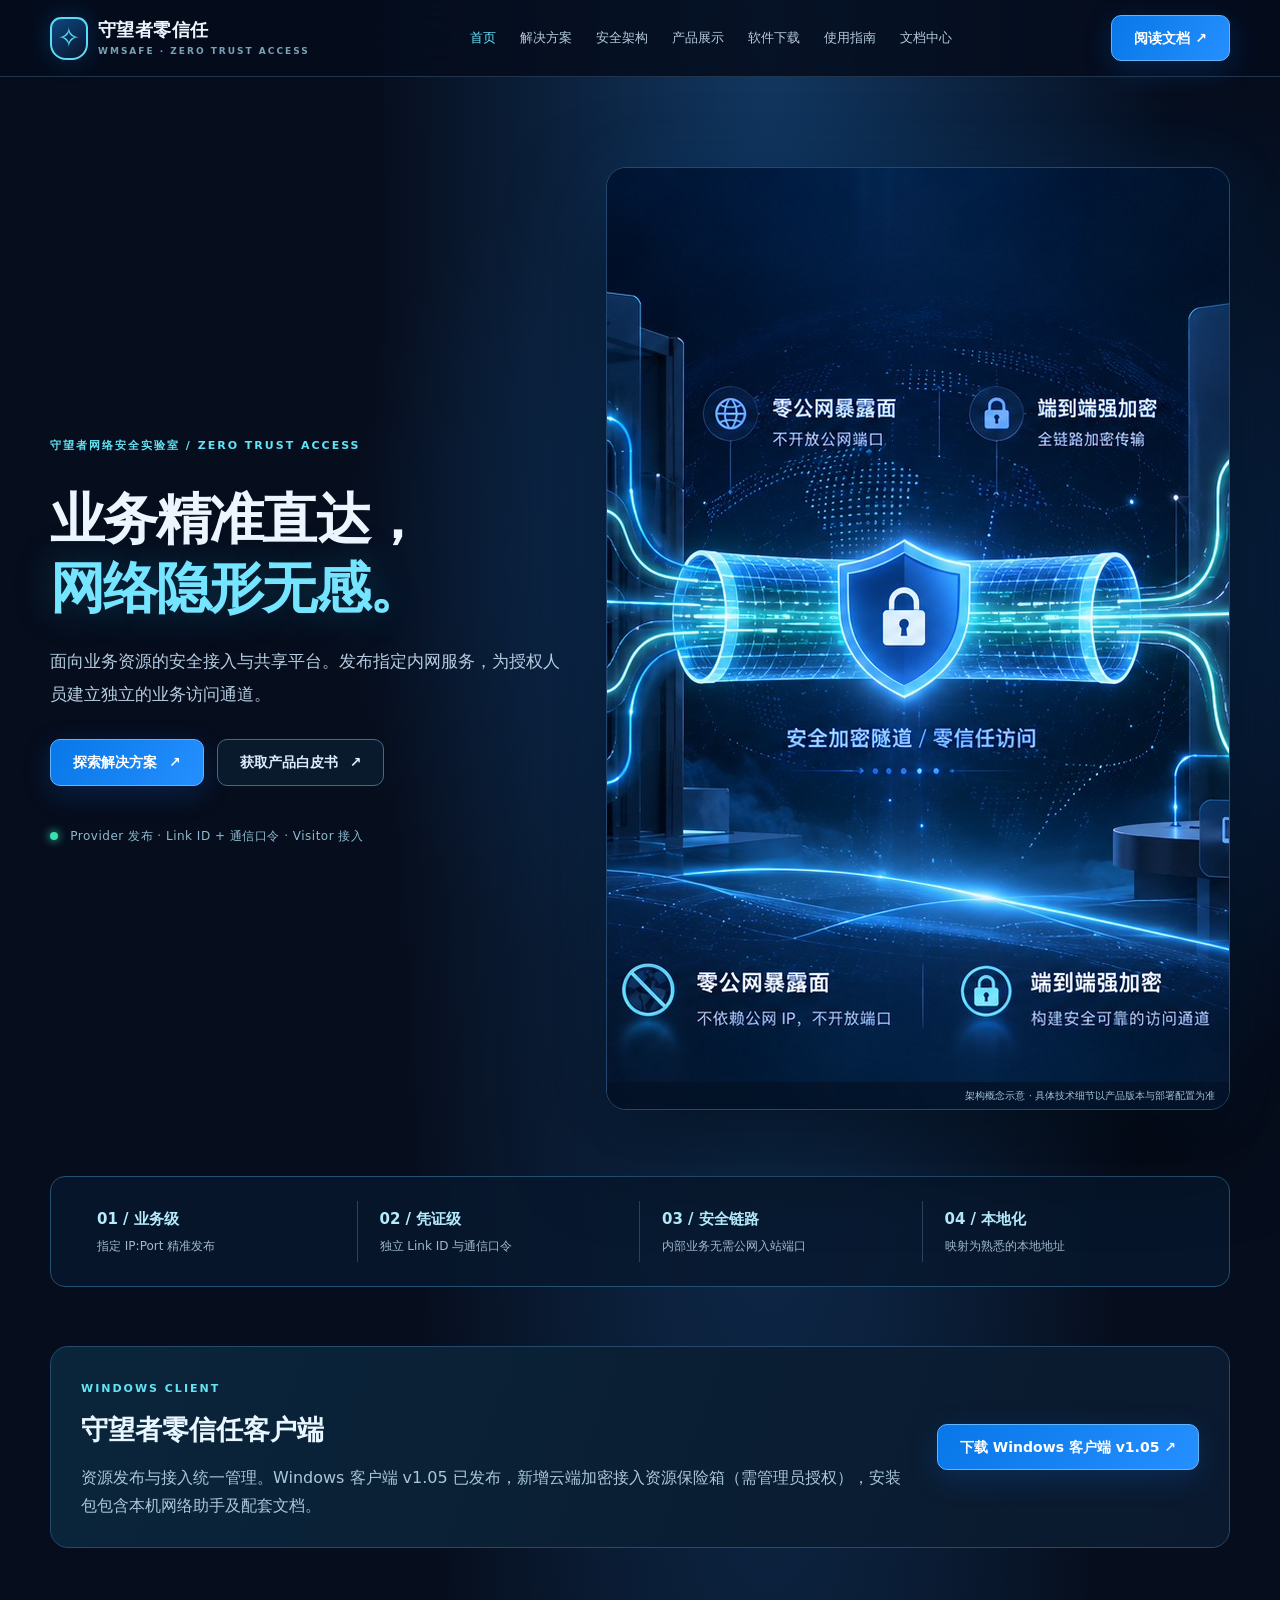
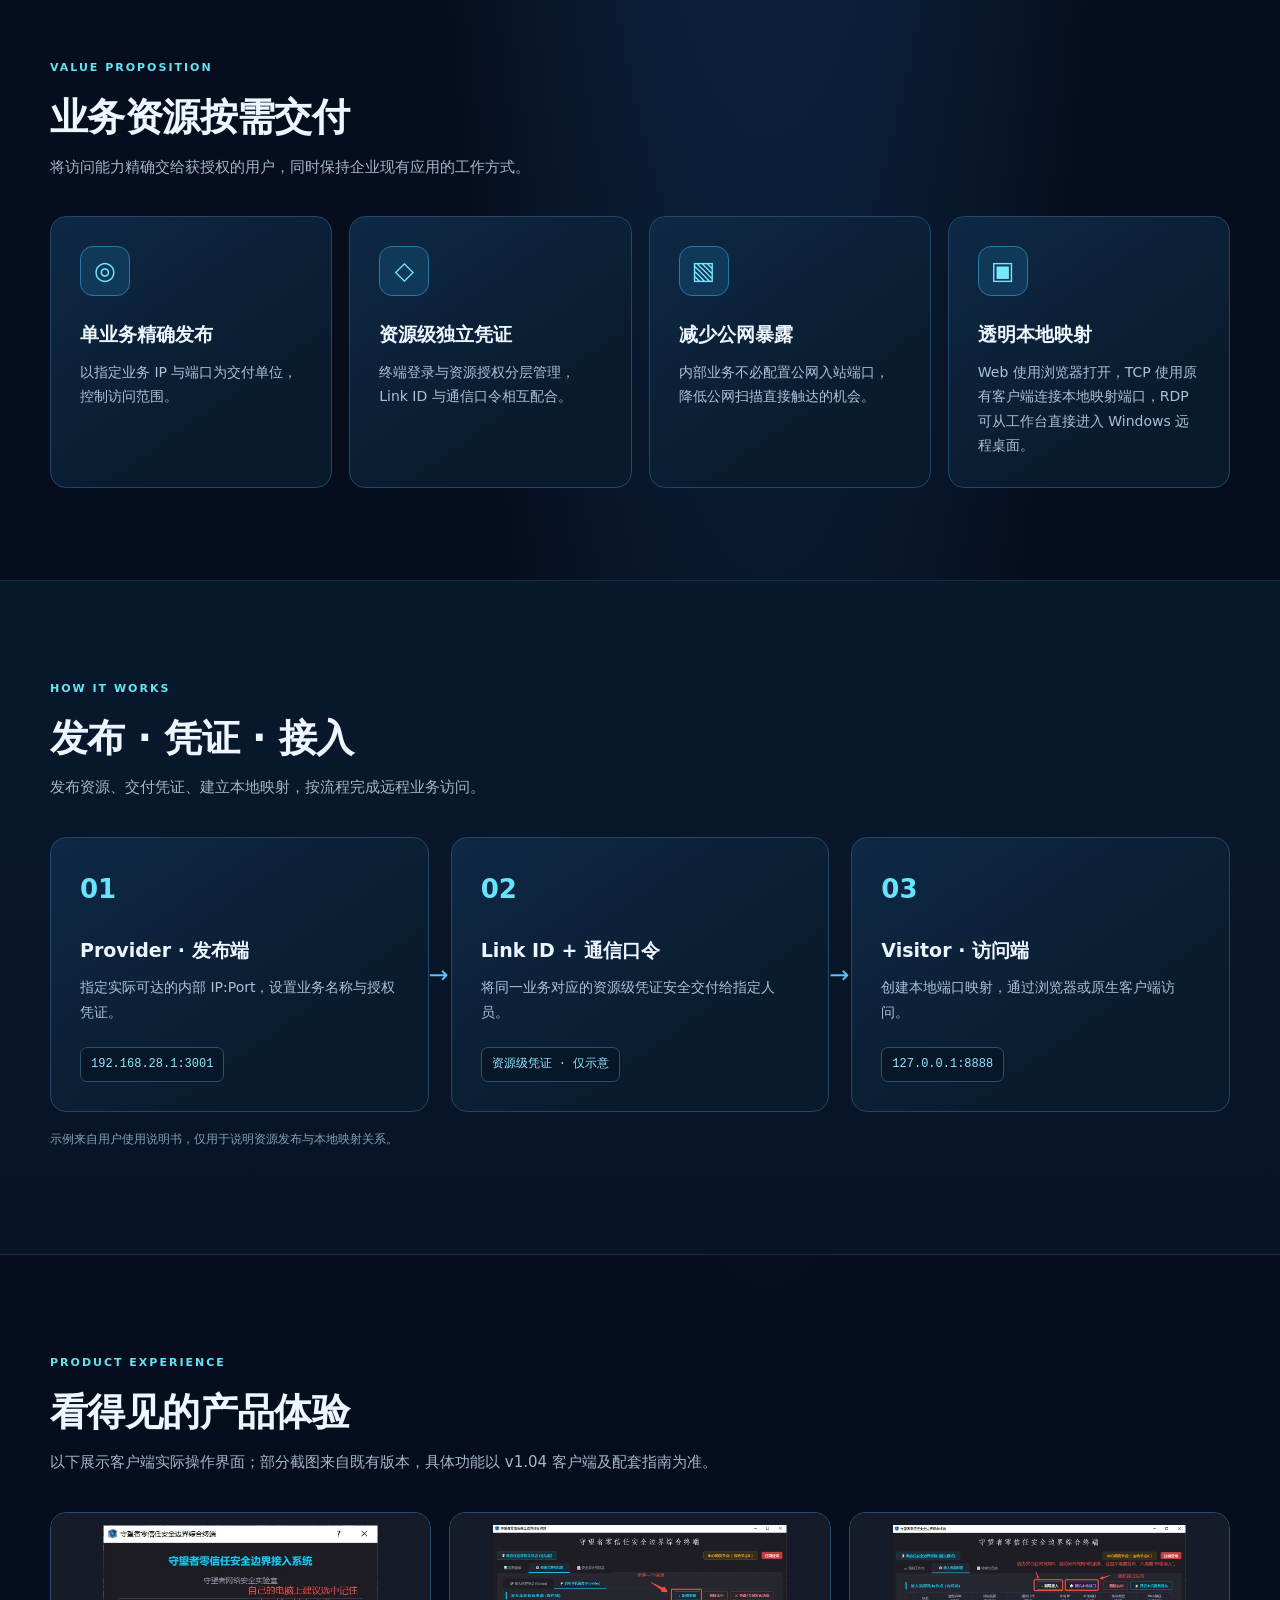
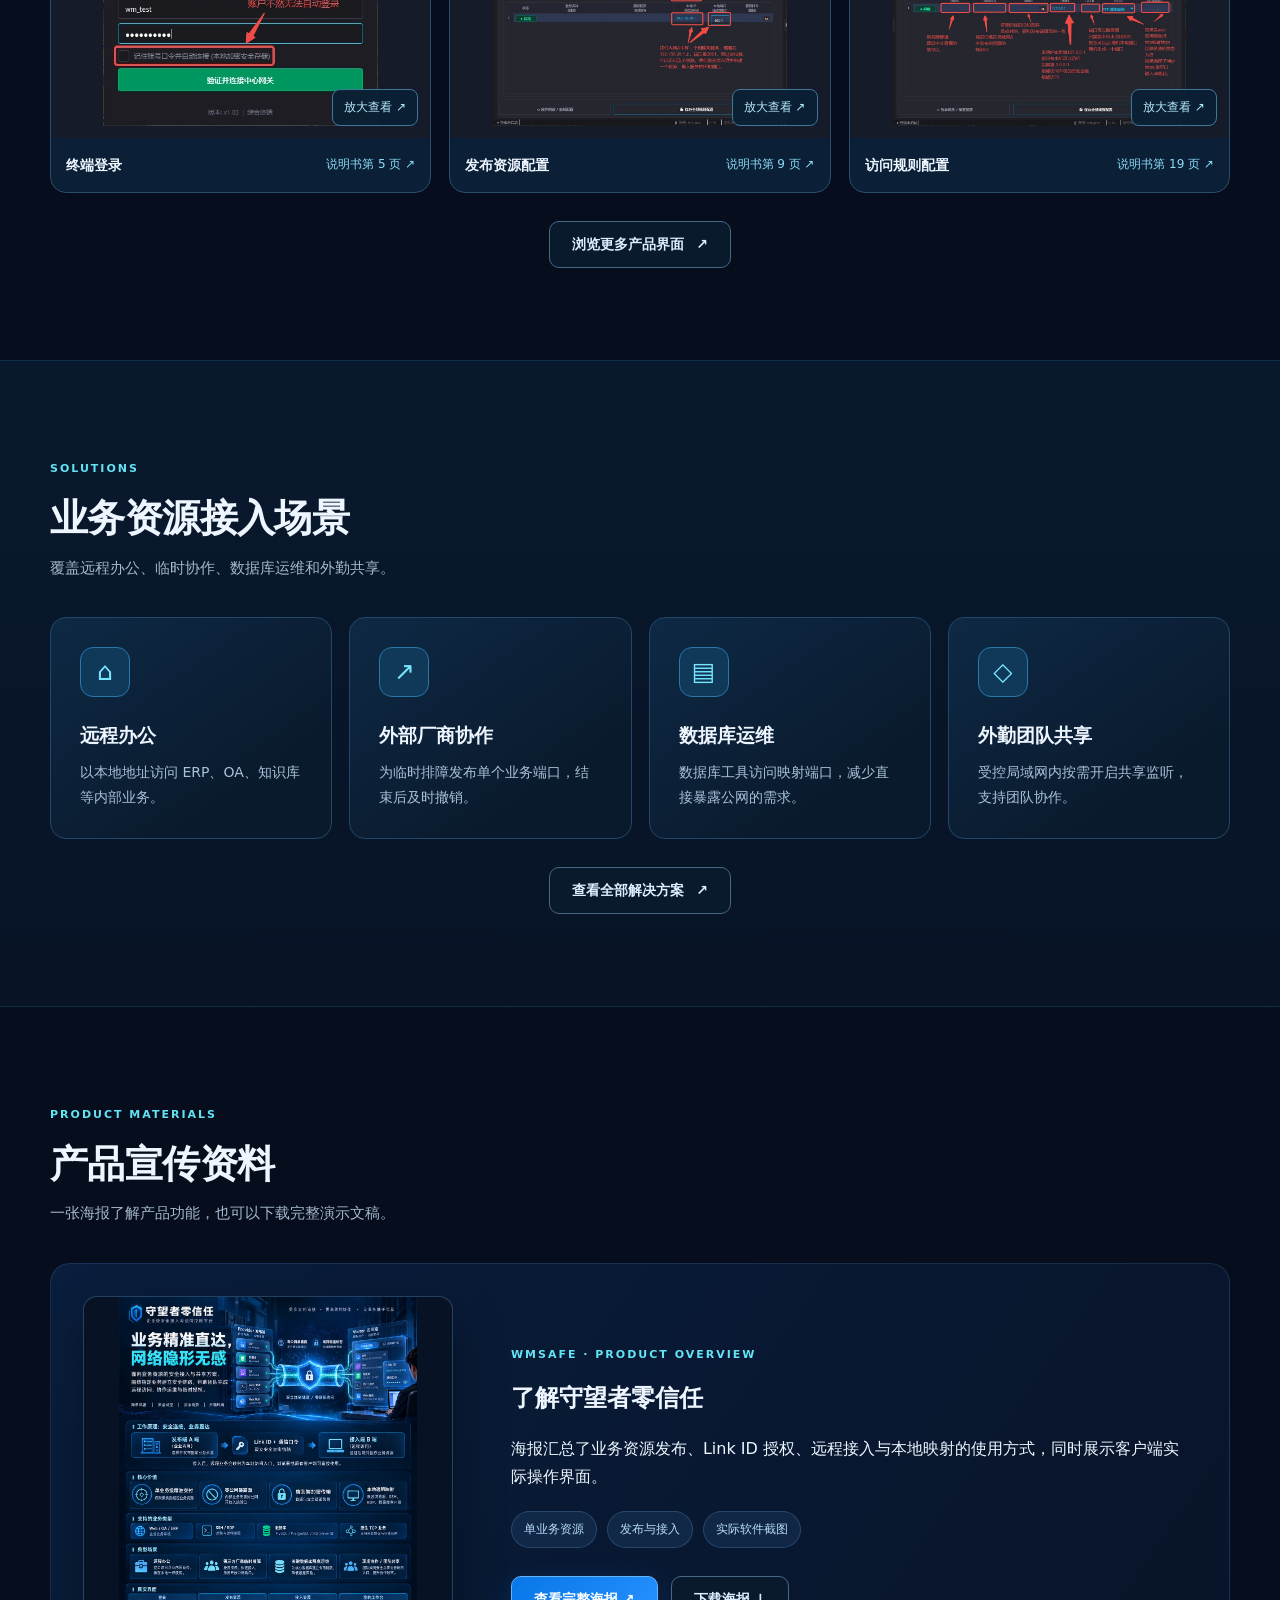
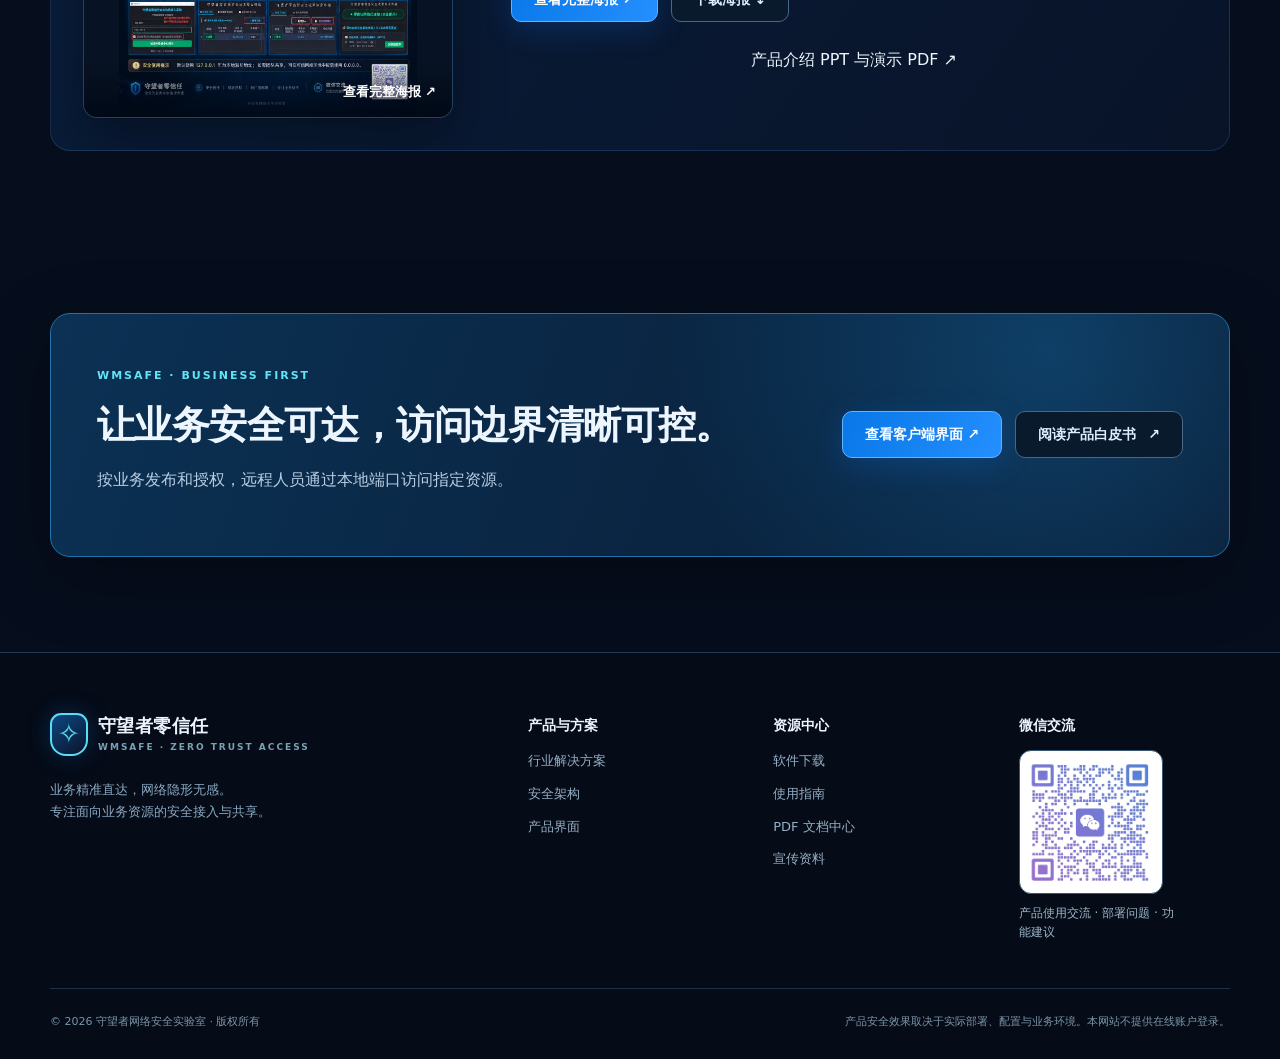
<file: index.html>
<!DOCTYPE html>

<html lang="zh-CN"><head><meta charset="utf-8"/><meta content="width=device-width,initial-scale=1" name="viewport"/><meta content="dark" name="color-scheme"/><meta content="#070f20" name="theme-color"/><meta content="守望者零信任安全边界综合终端：单业务级精准发布、资源级授权、加密传输与本地透明映射。" name="description"/><meta content="website" property="og:type"/><meta content="官方网站 · 守望者零信任" property="og:title"/><meta content="守望者零信任安全边界综合终端：单业务级精准发布、资源级授权、加密传输与本地透明映射。" property="og:description"/><meta content="assets/hero-tunnel.jpg" property="og:image"/><title>官方网站 | 守望者零信任</title><link href="assets/favicon.svg" rel="icon" type="image/svg+xml"/><link href="assets/site.css" rel="stylesheet"/></head><body><a class="skip" href="#main">跳转到正文</a><header class="header"><div class="container nav"><a aria-label="守望者零信任官网" class="brand" href="index.html"><span class="brand-shield">✧</span><span>守望者零信任<small>WMSAFE · ZERO TRUST ACCESS</small></span></a><nav aria-label="主导航" class="nav-links" id="site-nav"><a aria-current="page" href="index.html">首页</a><a href="solutions.html">解决方案</a><a href="security.html">安全架构</a><a href="product.html">产品展示</a><a href="software.html">软件下载</a><a href="guide.html">使用指南</a><a href="downloads.html">文档中心</a></nav><div class="nav-action"><a class="btn primary nav-cta" href="downloads.html">阅读文档 ↗</a><button aria-controls="site-nav" aria-expanded="false" aria-label="打开导航菜单" class="menu-btn" type="button">☰</button></div></div></header><main id="main"><section class="hero"><div class="container hero-grid"><div class="hero-copy"><span class="eyebrow">守望者网络安全实验室 / ZERO TRUST ACCESS</span><h1>业务精准直达，<br/><em>网络隐形无感。</em></h1><p class="lead">面向业务资源的安全接入与共享平台。发布指定内网服务，为授权人员建立独立的业务访问通道。</p><div class="actions"><a class="btn primary" href="solutions.html">探索解决方案<span aria-hidden="true"> ↗</span></a><a class="btn ghost" href="downloads.html">获取产品白皮书<span aria-hidden="true"> ↗</span></a></div><div class="hero-note"><span class="pulse"></span> Provider 发布 · Link ID + 通信口令 · Visitor 接入</div></div><div class="hero-media"><img alt="Provider 发布指定业务，经安全通道交付 Visitor 的概念示意图" fetchpriority="high" height="941" src="assets/hero-tunnel.jpg" width="1672"/><span class="hero-caption">架构概念示意 · 具体技术细节以产品版本与部署配置为准</span></div></div><div class="container stats"><div><b>01 / 业务级</b><span>指定 IP:Port 精准发布</span></div><div><b>02 / 凭证级</b><span>独立 Link ID 与通信口令</span></div><div><b>03 / 安全链路</b><span>内部业务无需公网入站端口</span></div><div><b>04 / 本地化</b><span>映射为熟悉的本地地址</span></div></div></section><section class="software-feature"><div class="container software-feature-inner"><div><span class="eyebrow">WINDOWS CLIENT</span><h2>守望者零信任客户端</h2><p>资源发布与接入统一管理。Windows 客户端 v1.05 已发布，新增云端加密接入资源保险箱（需管理员授权），安装包包含本机网络助手及配套文档。</p></div><a class="btn primary" href="software.html">下载 Windows 客户端 v1.05 ↗</a></div></section><section class="section"><div class="container"><div class="section-head"><div><span class="eyebrow">VALUE PROPOSITION</span><h2>业务资源按需交付</h2><p>将访问能力精确交给获授权的用户，同时保持企业现有应用的工作方式。</p></div></div><div class="feature-grid"><article class="feature-card"><div class="feature-icon">◎</div><h3>单业务精确发布</h3><p>以指定业务 IP 与端口为交付单位，控制访问范围。</p></article><article class="feature-card"><div class="feature-icon">◇</div><h3>资源级独立凭证</h3><p>终端登录与资源授权分层管理，Link ID 与通信口令相互配合。</p></article><article class="feature-card"><div class="feature-icon">▧</div><h3>减少公网暴露</h3><p>内部业务不必配置公网入站端口，降低公网扫描直接触达的机会。</p></article><article class="feature-card"><div class="feature-icon">▣</div><h3>透明本地映射</h3><p>Web 使用浏览器打开，TCP 使用原有客户端连接本地映射端口，RDP 可从工作台直接进入 Windows 远程桌面。</p></article></div></div></section><section class="section muted"><div class="container"><div class="section-head"><div><span class="eyebrow">HOW IT WORKS</span><h2>发布 · 凭证 · 接入</h2><p>发布资源、交付凭证、建立本地映射，按流程完成远程业务访问。</p></div></div><div class="workflow"><article><span class="num">01</span><h3>Provider · 发布端</h3><p>指定实际可达的内部 IP:Port，设置业务名称与授权凭证。</p><code>192.168.28.1:3001</code></article><article><span class="num">02</span><h3>Link ID + 通信口令</h3><p>将同一业务对应的资源级凭证安全交付给指定人员。</p><code>资源级凭证 · 仅示意</code></article><article><span class="num">03</span><h3>Visitor · 访问端</h3><p>创建本地端口映射，通过浏览器或原生客户端访问。</p><code>127.0.0.1:8888</code></article></div><p class="aside-note">示例来自用户使用说明书，仅用于说明资源发布与本地映射关系。</p></div></section><section class="section"><div class="container"><div class="section-head"><div><span class="eyebrow">PRODUCT EXPERIENCE</span><h2>看得见的产品体验</h2><p>以下展示客户端实际操作界面；部分截图来自既有版本，具体功能以 v1.04 客户端及配套指南为准。</p></div></div><div class="preview-grid"><article class="screen-tile"><button aria-label="放大查看终端登录" class="screen-open" data-caption="终端登录 · 客户端界面" data-image="assets/screen-login.webp" type="button"><img alt="守望者零信任客户端：终端登录" loading="lazy" src="assets/screen-login.webp"/><span class="zoom-indicator">放大查看 ↗</span></button><div class="screen-meta"><strong>终端登录</strong><a href="docs/WMSafe_User_Guide_V1.04.pdf#page=5" rel="noopener" target="_blank">说明书第 5 页 ↗</a></div></article><article class="screen-tile"><button aria-label="放大查看发布资源配置" class="screen-open" data-caption="发布资源配置 · 客户端界面" data-image="assets/screen-provider.webp" type="button"><img alt="守望者零信任客户端：发布资源配置" loading="lazy" src="assets/screen-provider.webp"/><span class="zoom-indicator">放大查看 ↗</span></button><div class="screen-meta"><strong>发布资源配置</strong><a href="docs/WMSafe_User_Guide_V1.04.pdf#page=9" rel="noopener" target="_blank">说明书第 9 页 ↗</a></div></article><article class="screen-tile"><button aria-label="放大查看访问规则配置" class="screen-open" data-caption="访问规则配置 · 客户端界面" data-image="assets/screen-visitor.webp" type="button"><img alt="守望者零信任客户端：访问规则配置" loading="lazy" src="assets/screen-visitor.webp"/><span class="zoom-indicator">放大查看 ↗</span></button><div class="screen-meta"><strong>访问规则配置</strong><a href="docs/WMSafe_User_Guide_V1.04.pdf#page=19" rel="noopener" target="_blank">说明书第 19 页 ↗</a></div></article></div><div class="center-actions"><a class="btn ghost" href="product.html">浏览更多产品界面<span aria-hidden="true"> ↗</span></a></div></div></section><section class="section muted"><div class="container"><div class="section-head"><div><span class="eyebrow">SOLUTIONS</span><h2>业务资源接入场景</h2><p>覆盖远程办公、临时协作、数据库运维和外勤共享。</p></div></div><div class="feature-grid"><article class="feature-card"><div class="feature-icon">⌂</div><h3>远程办公</h3><p>以本地地址访问 ERP、OA、知识库等内部业务。</p></article><article class="feature-card"><div class="feature-icon">↗</div><h3>外部厂商协作</h3><p>为临时排障发布单个业务端口，结束后及时撤销。</p></article><article class="feature-card"><div class="feature-icon">▤</div><h3>数据库运维</h3><p>数据库工具访问映射端口，减少直接暴露公网的需求。</p></article><article class="feature-card"><div class="feature-icon">◇</div><h3>外勤团队共享</h3><p>受控局域网内按需开启共享监听，支持团队协作。</p></article></div><div class="center-actions"><a class="btn ghost" href="solutions.html">查看全部解决方案<span aria-hidden="true"> ↗</span></a></div></div></section><section class="section" id="media"><div class="container"><div class="section-head"><div><span class="eyebrow">PRODUCT MATERIALS</span><h2>产品宣传资料</h2><p>一张海报了解产品功能，也可以下载完整演示文稿。</p></div></div><div class="media-showcase"><a aria-label="打开守望者零信任完整宣传海报" class="media-cover" href="media/wmsafe-poster.jpg" rel="noopener" target="_blank"><img alt="守望者零信任产品宣传海报，包含访问流程、核心功能、场景与界面截图" height="1491" loading="lazy" src="media/wmsafe-poster.jpg" width="1055"/></a><div class="media-copy"><span class="eyebrow">WMSAFE · PRODUCT OVERVIEW</span><h2>了解守望者零信任</h2><p>海报汇总了业务资源发布、Link ID 授权、远程接入与本地映射的使用方式，同时展示客户端实际操作界面。</p><div class="media-pills"><span>单业务资源</span><span>发布与接入</span><span>实际软件截图</span></div><div class="actions"><a class="btn primary" href="media/wmsafe-poster.jpg" rel="noopener" target="_blank">查看完整海报 ↗</a><a class="btn ghost" download="wmsafe-poster.jpg" href="media/wmsafe-poster.jpg">下载海报 ↓</a></div><div class="center-actions" style="justify-content:flex-start;margin-top:24px"><a href="downloads.html#presentation">产品介绍 PPT 与演示 PDF ↗</a></div></div></div></div></section><section class="cta-section"><div class="container"><div class="cta-panel"><div><span class="eyebrow">WMSAFE · BUSINESS FIRST</span><h2>让业务安全可达，访问边界清晰可控。</h2><p>按业务发布和授权，远程人员通过本地端口访问指定资源。</p></div><div class="actions"><a class="btn primary" href="product.html">查看客户端界面 ↗</a><a class="btn ghost" href="downloads.html">阅读产品白皮书<span aria-hidden="true"> ↗</span></a></div></div></div></section><dialog aria-label="产品界面放大预览" class="screenshot-dialog"><form method="dialog"><button aria-label="关闭预览" class="dialog-close" type="submit">×</button></form><img alt=""/><p></p></dialog></main><footer class="footer"><div class="container"><div class="footmain"><div><a aria-label="守望者零信任官网" class="brand" href="index.html"><span class="brand-shield">✧</span><span>守望者零信任<small>WMSAFE · ZERO TRUST ACCESS</small></span></a><p>业务精准直达，网络隐形无感。<br/>专注面向业务资源的安全接入与共享。</p></div><div><b>产品与方案</b><a href="solutions.html">行业解决方案</a><a href="security.html">安全架构</a><a href="product.html">产品界面</a></div><div><b>资源中心</b><a href="software.html">软件下载</a><a href="guide.html">使用指南</a><a href="downloads.html">PDF 文档中心</a><a href="downloads.html#presentation">宣传资料</a></div><div class="footer-wechat"><b>微信交流</b><img alt="守望者零信任微信交流二维码" height="150" loading="lazy" src="assets/wechat-qr.jpg" width="150"/><p>产品使用交流 · 部署问题 · 功能建议</p></div></div><div class="footline"><span>© <span id="year">2026</span> 守望者网络安全实验室 · 版权所有</span><span>产品安全效果取决于实际部署、配置与业务环境。本网站不提供在线账户登录。</span></div></div></footer><script defer="" src="assets/site.js"></script></body></html>
</file>
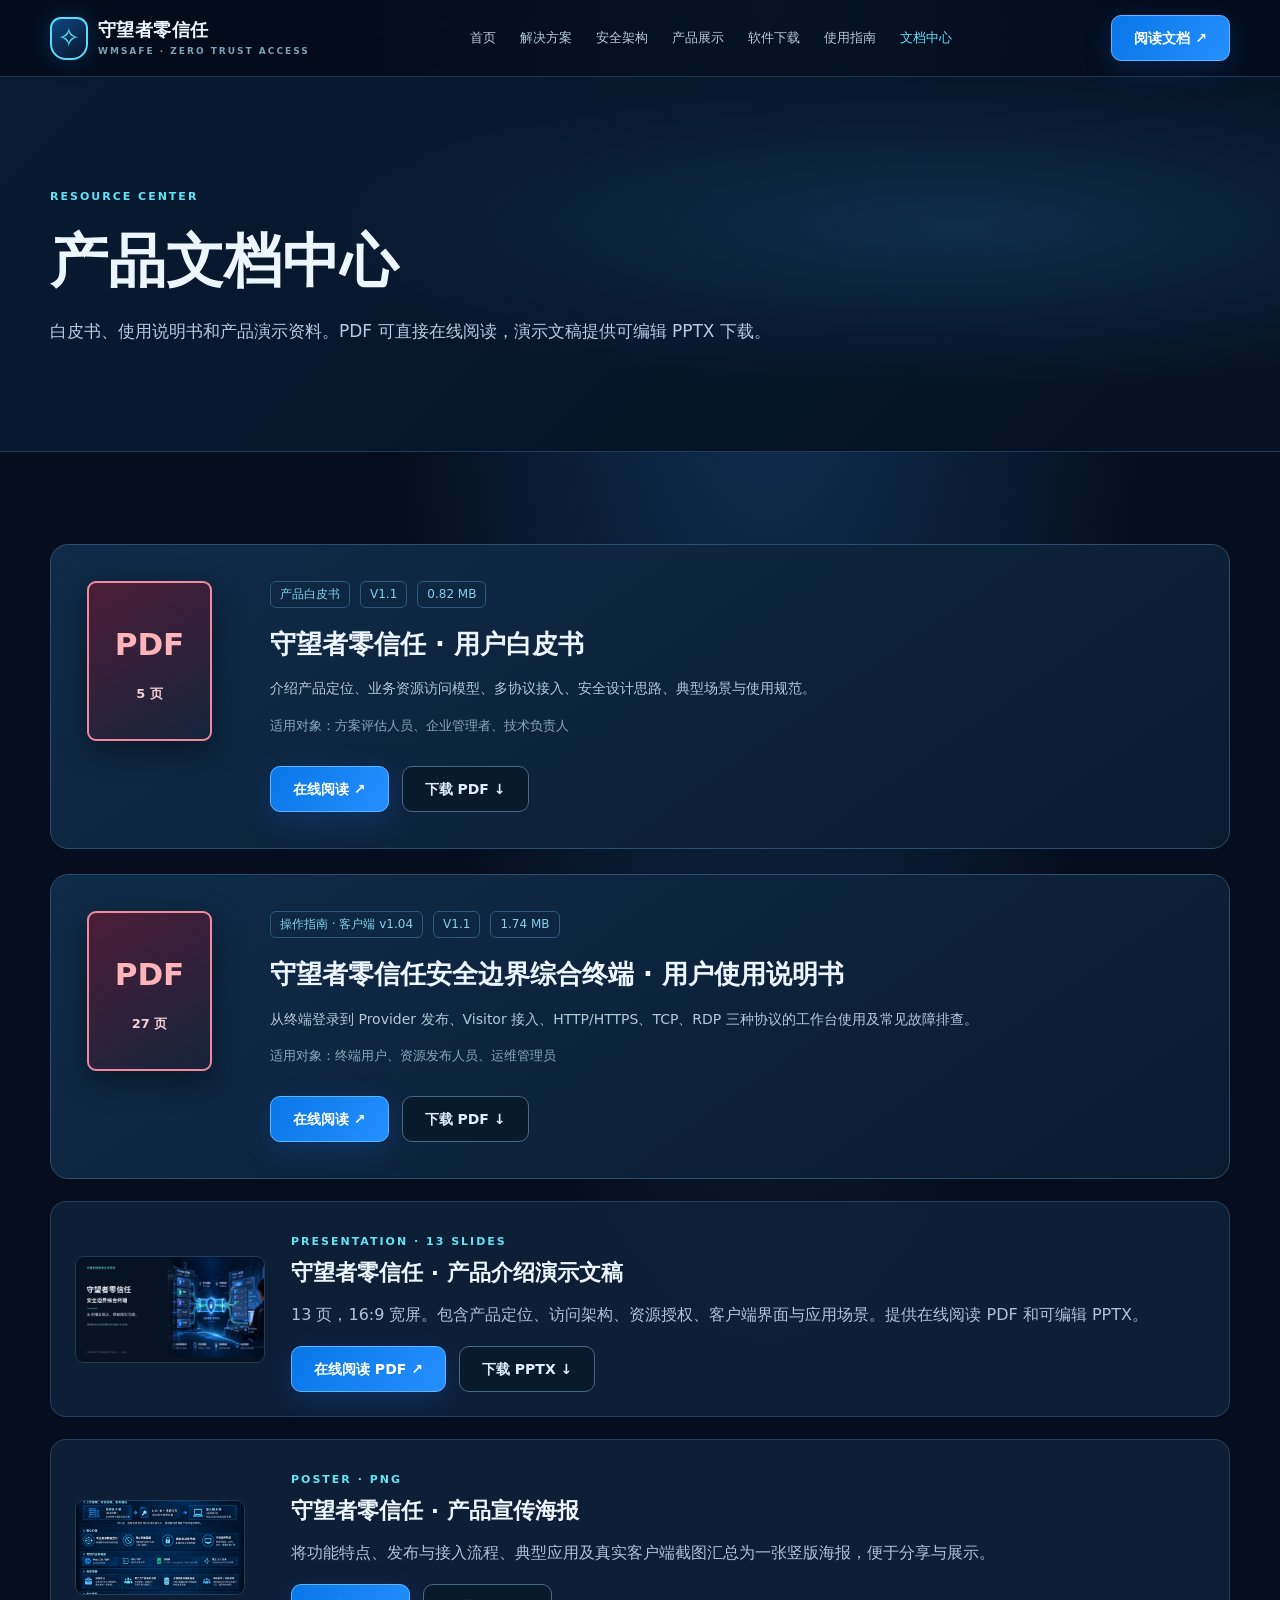
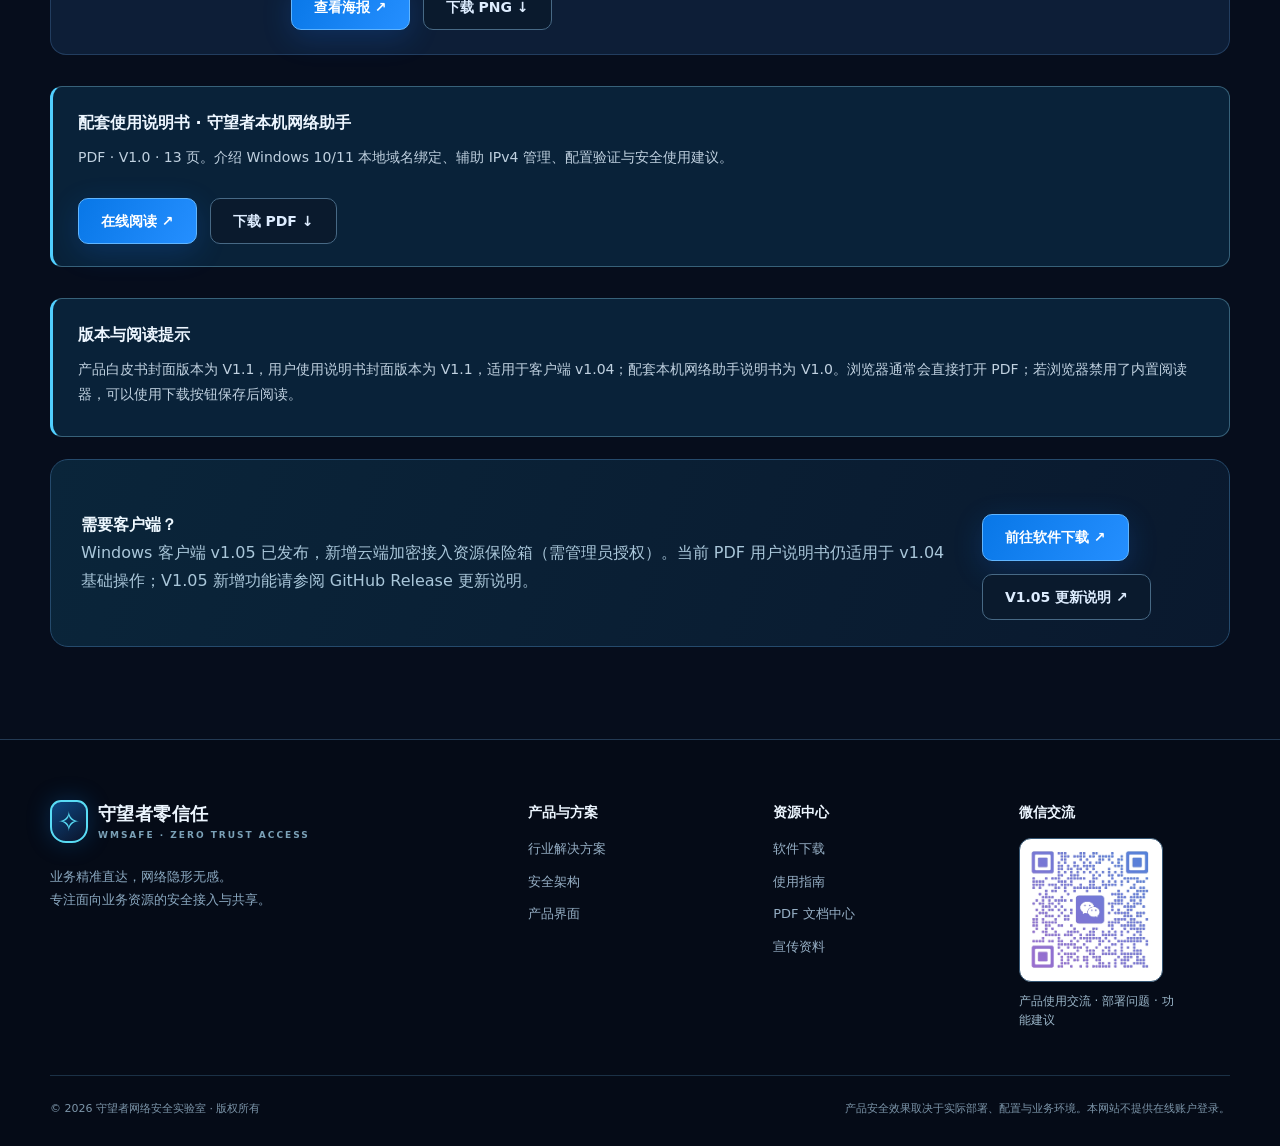
<file: downloads.html>
<!DOCTYPE html>

<html lang="zh-CN"><head><meta charset="utf-8"/><meta content="width=device-width,initial-scale=1" name="viewport"/><meta content="dark" name="color-scheme"/><meta content="#070f20" name="theme-color"/><meta content="在线阅读与下载守望者零信任 V1.1 PDF 白皮书及 v1.04 用户使用说明书。" name="description"/><meta content="website" property="og:type"/><meta content="文档中心 · 守望者零信任" property="og:title"/><meta content="在线阅读与下载守望者零信任 V1.1 PDF 白皮书及 v1.04 用户使用说明书。" property="og:description"/><meta content="assets/hero-tunnel.jpg" property="og:image"/><title>文档中心 | 守望者零信任</title><link href="assets/favicon.svg" rel="icon" type="image/svg+xml"/><link href="assets/site.css" rel="stylesheet"/></head><body><a class="skip" href="#main">跳转到正文</a><header class="header"><div class="container nav"><a aria-label="守望者零信任官网" class="brand" href="index.html"><span class="brand-shield">✧</span><span>守望者零信任<small>WMSAFE · ZERO TRUST ACCESS</small></span></a><nav aria-label="主导航" class="nav-links" id="site-nav"><a href="index.html">首页</a><a href="solutions.html">解决方案</a><a href="security.html">安全架构</a><a href="product.html">产品展示</a><a href="software.html">软件下载</a><a href="guide.html">使用指南</a><a aria-current="page" href="downloads.html">文档中心</a></nav><div class="nav-action"><a class="btn primary nav-cta" href="downloads.html">阅读文档 ↗</a><button aria-controls="site-nav" aria-expanded="false" aria-label="打开导航菜单" class="menu-btn" type="button">☰</button></div></div></header><main id="main"><section class="page-hero"><div class="container"><span class="eyebrow">RESOURCE CENTER</span><h1>产品文档中心</h1><p class="lead">白皮书、使用说明书和产品演示资料。PDF 可直接在线阅读，演示文稿提供可编辑 PPTX 下载。</p></div></section><section class="section"><div class="container"><div class="doc-list"><article class="doc-card"><div class="doc-icon">PDF<span>5 页</span></div><div class="doc-content"><div class="doc-meta"><span>产品白皮书</span><span>V1.1</span><span>0.82 MB</span></div><h2>守望者零信任 · 用户白皮书</h2><p>介绍产品定位、业务资源访问模型、多协议接入、安全设计思路、典型场景与使用规范。</p><p class="doc-audience">适用对象：方案评估人员、企业管理者、技术负责人</p><div class="actions"><a class="btn primary" href="docs/WMSafe_Whitepaper_V1.04.pdf" rel="noopener" target="_blank">在线阅读 ↗</a><a class="btn ghost" download="WMSafe_Whitepaper_V1.1.pdf" href="docs/WMSafe_Whitepaper_V1.04.pdf">下载 PDF ↓</a></div></div></article><article class="doc-card"><div class="doc-icon">PDF<span>27 页</span></div><div class="doc-content"><div class="doc-meta"><span>操作指南 · 客户端 v1.04</span><span>V1.1</span><span>1.74 MB</span></div><h2>守望者零信任安全边界综合终端 · 用户使用说明书</h2><p>从终端登录到 Provider 发布、Visitor 接入、HTTP/HTTPS、TCP、RDP 三种协议的工作台使用及常见故障排查。</p><p class="doc-audience">适用对象：终端用户、资源发布人员、运维管理员</p><div class="actions"><a class="btn primary" href="docs/WMSafe_User_Guide_V1.04.pdf" rel="noopener" target="_blank">在线阅读 ↗</a><a class="btn ghost" download="WMSafe_User_Guide_V1.1.pdf" href="docs/WMSafe_User_Guide_V1.04.pdf">下载 PDF ↓</a></div></div></article></div><div class="media-docs" id="presentation"><a href="media/wmsafe-product-presentation.pdf" rel="noopener" target="_blank"><img alt="守望者零信任产品演示文稿首页预览" height="506" loading="lazy" src="media/wmsafe-presentation-cover.jpg" width="900"/></a><div><span class="eyebrow">PRESENTATION · 13 SLIDES</span><h2>守望者零信任 · 产品介绍演示文稿</h2><p>13 页，16:9 宽屏。包含产品定位、访问架构、资源授权、客户端界面与应用场景。提供在线阅读 PDF 和可编辑 PPTX。</p><div class="actions"><a class="btn primary" href="media/wmsafe-product-presentation.pdf" rel="noopener" target="_blank">在线阅读 PDF ↗</a><a class="btn ghost" download="wmsafe-product-presentation.pptx" href="media/wmsafe-product-presentation.pptx">下载 PPTX ↓</a></div></div></div><div class="media-docs"><a href="media/wmsafe-poster.jpg" rel="noopener" target="_blank"><img alt="守望者零信任产品宣传海报缩略图" class="poster-inline" height="1491" loading="lazy" src="media/wmsafe-poster.jpg" width="1055"/></a><div><span class="eyebrow">POSTER · PNG</span><h2>守望者零信任 · 产品宣传海报</h2><p>将功能特点、发布与接入流程、典型应用及真实客户端截图汇总为一张竖版海报，便于分享与展示。</p><div class="actions"><a class="btn primary" href="media/wmsafe-poster.jpg" rel="noopener" target="_blank">查看海报 ↗</a><a class="btn ghost" download="wmsafe-poster.jpg" href="media/wmsafe-poster.jpg">下载 PNG ↓</a></div></div></div><div class="note-block"><strong>配套使用说明书 · 守望者本机网络助手</strong><p>PDF · V1.0 · 13 页。介绍 Windows 10/11 本地域名绑定、辅助 IPv4 管理、配置验证与安全使用建议。</p><div class="actions"><a class="btn primary" href="docs/WMSafe_Local_Network_Manager_Guide_V1.04.pdf" rel="noopener" target="_blank">在线阅读 ↗</a><a class="btn ghost" download="WMSafe_Local_Network_Manager_Guide_V1.1.pdf" href="docs/WMSafe_Local_Network_Manager_Guide_V1.04.pdf">下载 PDF ↓</a></div></div><div class="note-block"><strong>版本与阅读提示</strong><p>产品白皮书封面版本为 V1.1，用户使用说明书封面版本为 V1.1，适用于客户端 v1.04；配套本机网络助手说明书为 V1.0。浏览器通常会直接打开 PDF；若浏览器禁用了内置阅读器，可以使用下载按钮保存后阅读。</p></div><div class="release-doc-link"><div><strong>需要客户端？</strong><p>Windows 客户端 v1.05 已发布，新增云端加密接入资源保险箱（需管理员授权）。当前 PDF 用户说明书仍适用于 v1.04 基础操作；V1.05 新增功能请参阅 GitHub Release 更新说明。</p></div><div class="actions"><a class="btn primary" href="software.html">前往软件下载 ↗</a><a class="btn ghost" href="https://github.com/wmsafe/wmsafe-releases/releases/tag/v1.05" rel="noopener noreferrer" target="_blank">V1.05 更新说明 ↗</a></div></div></div></section></main><footer class="footer"><div class="container"><div class="footmain"><div><a aria-label="守望者零信任官网" class="brand" href="index.html"><span class="brand-shield">✧</span><span>守望者零信任<small>WMSAFE · ZERO TRUST ACCESS</small></span></a><p>业务精准直达，网络隐形无感。<br/>专注面向业务资源的安全接入与共享。</p></div><div><b>产品与方案</b><a href="solutions.html">行业解决方案</a><a href="security.html">安全架构</a><a href="product.html">产品界面</a></div><div><b>资源中心</b><a href="software.html">软件下载</a><a href="guide.html">使用指南</a><a href="downloads.html">PDF 文档中心</a><a href="downloads.html#presentation">宣传资料</a></div><div class="footer-wechat"><b>微信交流</b><img alt="守望者零信任微信交流二维码" height="150" loading="lazy" src="assets/wechat-qr.jpg" width="150"/><p>产品使用交流 · 部署问题 · 功能建议</p></div></div><div class="footline"><span>© <span id="year">2026</span> 守望者网络安全实验室 · 版权所有</span><span>产品安全效果取决于实际部署、配置与业务环境。本网站不提供在线账户登录。</span></div></div></footer><script defer="" src="assets/site.js"></script></body></html>
</file>
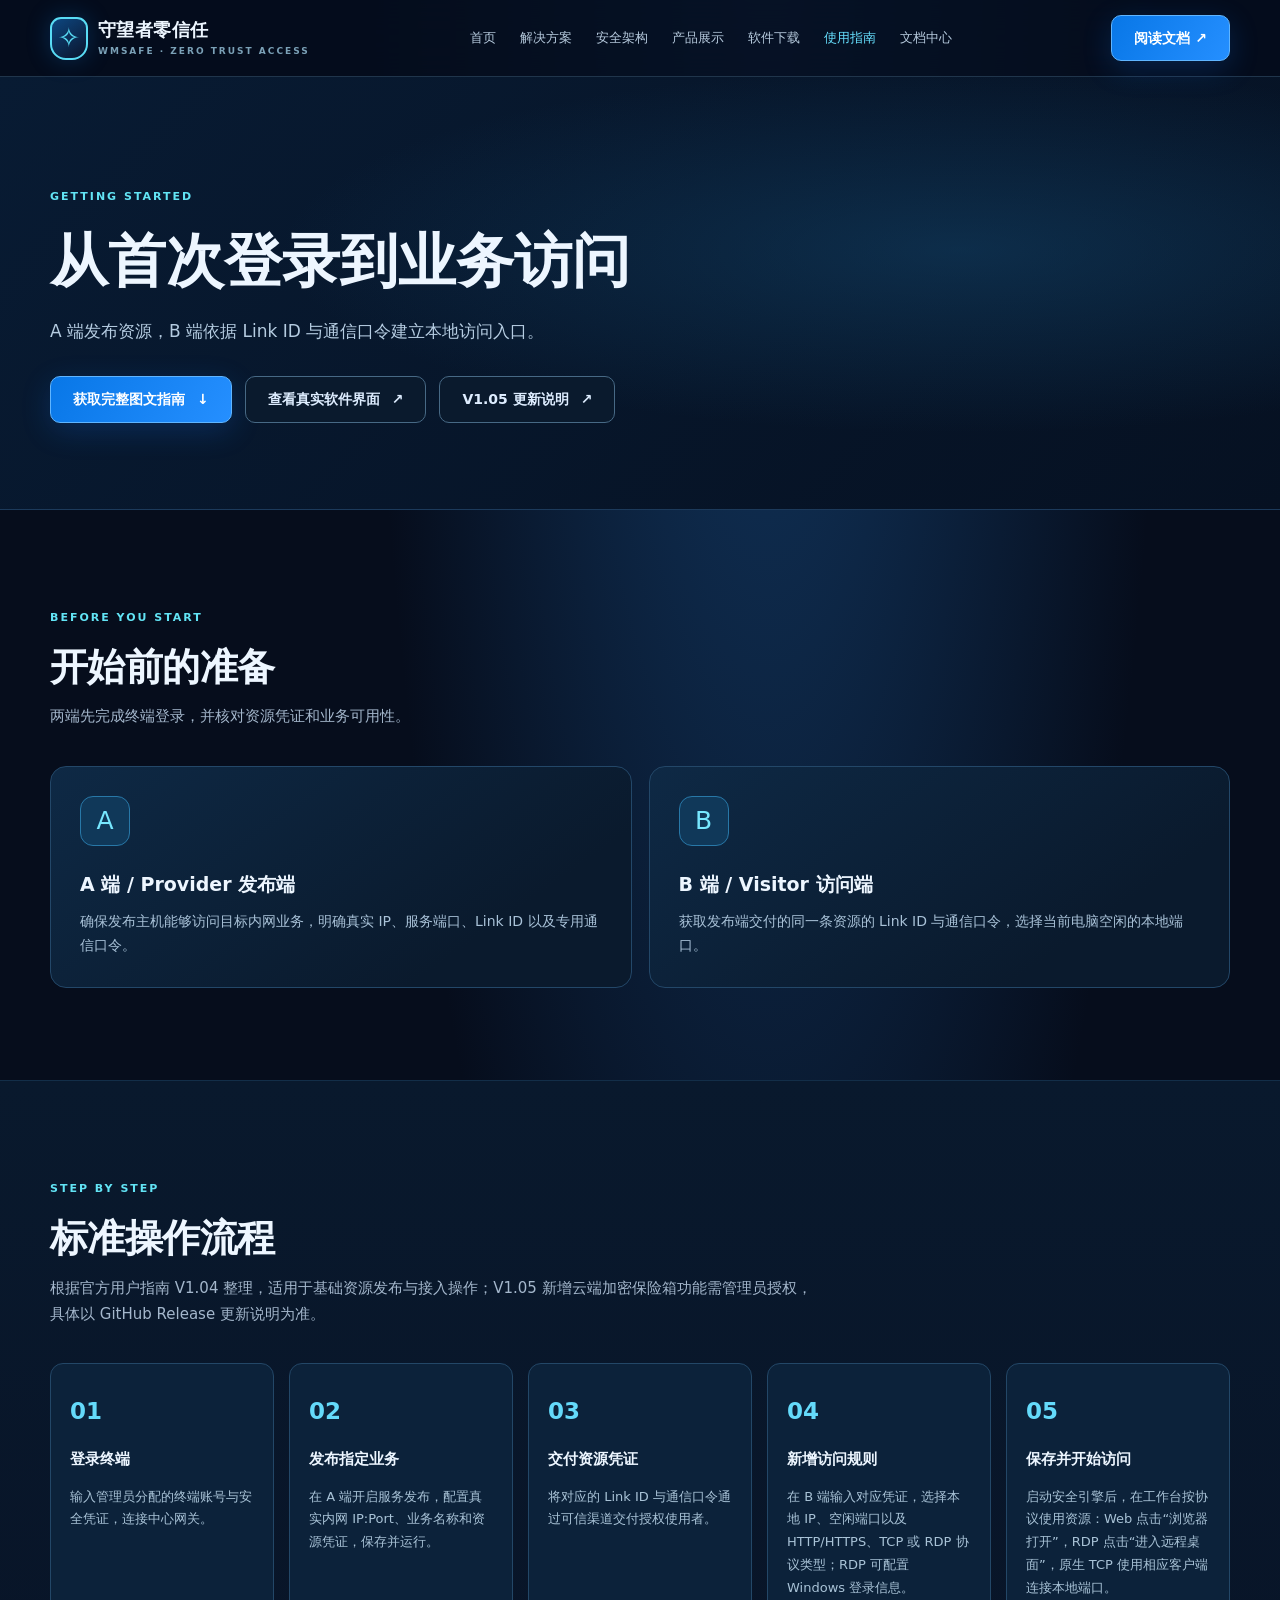
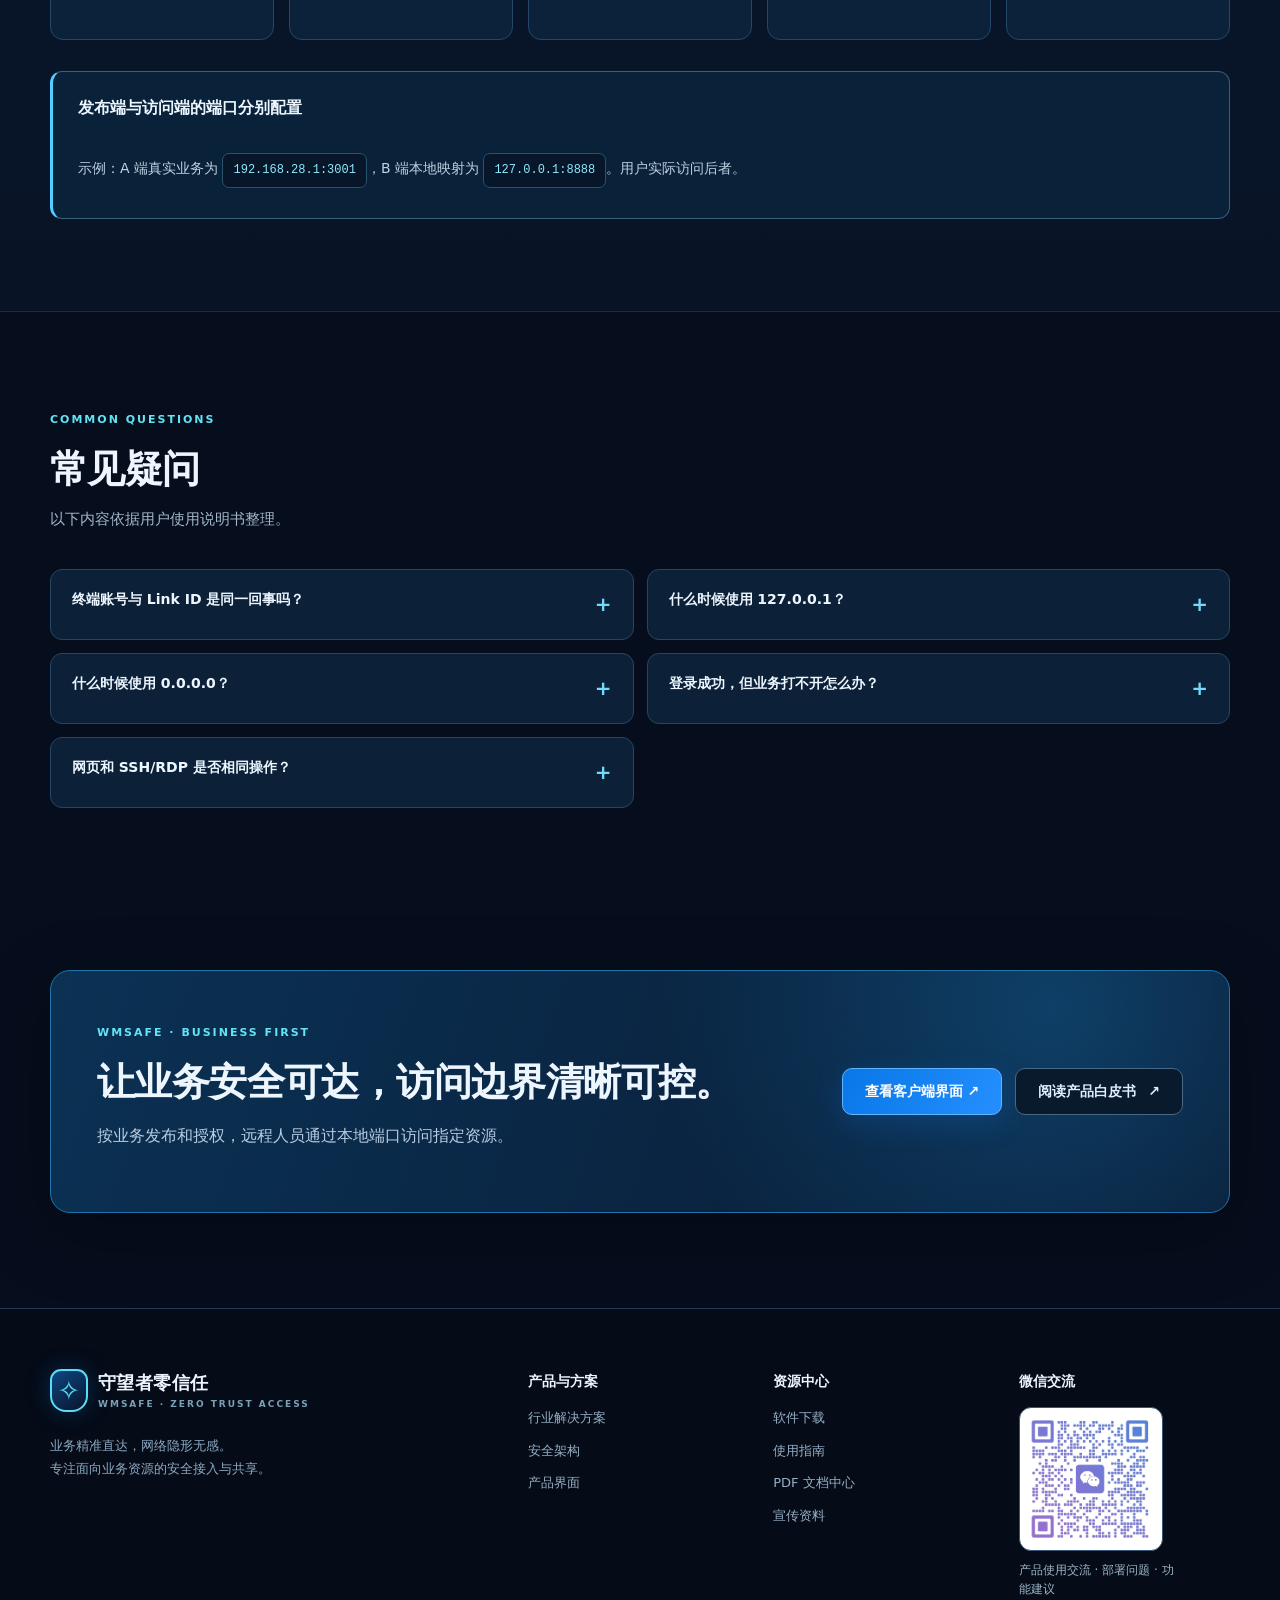
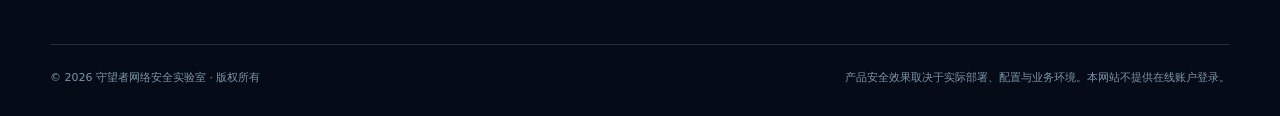
<file: guide.html>
<!DOCTYPE html>

<html lang="zh-CN"><head><meta charset="utf-8"/><meta content="width=device-width,initial-scale=1" name="viewport"/><meta content="dark" name="color-scheme"/><meta content="#070f20" name="theme-color"/><meta content="守望者零信任基础用户使用教程：Provider 资源发布、Visitor 多协议接入和故障排查。基础图文指南适用于 v1.04；当前客户端为 v1.05。" name="description"/><meta content="website" property="og:type"/><meta content="使用指南 · 守望者零信任" property="og:title"/><meta content="守望者零信任基础用户使用教程：Provider 资源发布、Visitor 多协议接入和故障排查。基础图文指南适用于 v1.04；当前客户端为 v1.05。" property="og:description"/><meta content="assets/hero-tunnel.jpg" property="og:image"/><title>使用指南 | 守望者零信任</title><link href="assets/favicon.svg" rel="icon" type="image/svg+xml"/><link href="assets/site.css" rel="stylesheet"/></head><body><a class="skip" href="#main">跳转到正文</a><header class="header"><div class="container nav"><a aria-label="守望者零信任官网" class="brand" href="index.html"><span class="brand-shield">✧</span><span>守望者零信任<small>WMSAFE · ZERO TRUST ACCESS</small></span></a><nav aria-label="主导航" class="nav-links" id="site-nav"><a href="index.html">首页</a><a href="solutions.html">解决方案</a><a href="security.html">安全架构</a><a href="product.html">产品展示</a><a href="software.html">软件下载</a><a aria-current="page" href="guide.html">使用指南</a><a href="downloads.html">文档中心</a></nav><div class="nav-action"><a class="btn primary nav-cta" href="downloads.html">阅读文档 ↗</a><button aria-controls="site-nav" aria-expanded="false" aria-label="打开导航菜单" class="menu-btn" type="button">☰</button></div></div></header><main id="main"><section class="page-hero"><div class="container"><span class="eyebrow">GETTING STARTED</span><h1>从首次登录到业务访问</h1><p class="lead">A 端发布资源，B 端依据 Link ID 与通信口令建立本地访问入口。</p><div class="actions"><a class="btn primary" href="docs/WMSafe_User_Guide_V1.04.pdf">获取完整图文指南<span aria-hidden="true"> ↓</span></a><a class="btn ghost" href="product.html">查看真实软件界面<span aria-hidden="true"> ↗</span></a><a class="btn ghost" href="https://github.com/wmsafe/wmsafe-releases/releases/tag/v1.05" rel="noopener noreferrer" target="_blank">V1.05 更新说明<span aria-hidden="true"> ↗</span></a></div></div></section><section class="section"><div class="container"><div class="section-head"><div><span class="eyebrow">BEFORE YOU START</span><h2>开始前的准备</h2><p>两端先完成终端登录，并核对资源凭证和业务可用性。</p></div></div><div class="feature-grid two"><article class="feature-card"><div class="feature-icon">A</div><h3>A 端 / Provider 发布端</h3><p>确保发布主机能够访问目标内网业务，明确真实 IP、服务端口、Link ID 以及专用通信口令。</p></article><article class="feature-card"><div class="feature-icon">B</div><h3>B 端 / Visitor 访问端</h3><p>获取发布端交付的同一条资源的 Link ID 与通信口令，选择当前电脑空闲的本地端口。</p></article></div></div></section><section class="section muted"><div class="container"><div class="section-head"><div><span class="eyebrow">STEP BY STEP</span><h2>标准操作流程</h2><p>根据官方用户指南 V1.04 整理，适用于基础资源发布与接入操作；V1.05 新增云端加密保险箱功能需管理员授权，具体以 GitHub Release 更新说明为准。</p></div></div><ol class="timeline"><li><b>登录终端</b><p>输入管理员分配的终端账号与安全凭证，连接中心网关。</p></li><li><b>发布指定业务</b><p>在 A 端开启服务发布，配置真实内网 IP:Port、业务名称和资源凭证，保存并运行。</p></li><li><b>交付资源凭证</b><p>将对应的 Link ID 与通信口令通过可信渠道交付授权使用者。</p></li><li><b>新增访问规则</b><p>在 B 端输入对应凭证，选择本地 IP、空闲端口以及 HTTP/HTTPS、TCP 或 RDP 协议类型；RDP 可配置 Windows 登录信息。</p></li><li><b>保存并开始访问</b><p>启动安全引擎后，在工作台按协议使用资源：Web 点击“浏览器打开”，RDP 点击“进入远程桌面”，原生 TCP 使用相应客户端连接本地端口。</p></li></ol><div class="note-block"><strong>发布端与访问端的端口分别配置</strong><p>示例：A 端真实业务为 <code>192.168.28.1:3001</code>，B 端本地映射为 <code>127.0.0.1:8888</code>。用户实际访问后者。</p></div></div></section><section class="section"><div class="container"><div class="section-head"><div><span class="eyebrow">COMMON QUESTIONS</span><h2>常见疑问</h2><p>以下内容依据用户使用说明书整理。</p></div></div><div class="faq"><details><summary>终端账号与 Link ID 是同一回事吗？</summary><p>两套凭证用途不同：终端账号和安全凭证用于客户端登录；Link ID 与通信口令用于特定业务的访问授权。</p></details><details><summary>什么时候使用 127.0.0.1？</summary><p>普通个人使用推荐 127.0.0.1，仅让本机程序连接映射入口。</p></details><details><summary>什么时候使用 0.0.0.0？</summary><p>仅在需要从其他设备访问本机映射端口、且网络和防火墙受控的情况下使用。</p></details><details><summary>登录成功，但业务打不开怎么办？</summary><p>依次确认原始业务正常、发布端在线、Link ID 与口令一致、访问端本地端口空闲、协议类型正确。</p></details><details><summary>网页和 SSH/RDP 是否相同操作？</summary><p>网页类业务在工作台用浏览器快捷打开；RDP 通过工作台直接调用 Windows mstsc；SSH、数据库等原生 TCP 业务使用对应客户端连接本地端口。</p></details></div></div></section><section class="cta-section"><div class="container"><div class="cta-panel"><div><span class="eyebrow">WMSAFE · BUSINESS FIRST</span><h2>让业务安全可达，访问边界清晰可控。</h2><p>按业务发布和授权，远程人员通过本地端口访问指定资源。</p></div><div class="actions"><a class="btn primary" href="product.html">查看客户端界面 ↗</a><a class="btn ghost" href="downloads.html">阅读产品白皮书<span aria-hidden="true"> ↗</span></a></div></div></div></section></main><footer class="footer"><div class="container"><div class="footmain"><div><a aria-label="守望者零信任官网" class="brand" href="index.html"><span class="brand-shield">✧</span><span>守望者零信任<small>WMSAFE · ZERO TRUST ACCESS</small></span></a><p>业务精准直达，网络隐形无感。<br/>专注面向业务资源的安全接入与共享。</p></div><div><b>产品与方案</b><a href="solutions.html">行业解决方案</a><a href="security.html">安全架构</a><a href="product.html">产品界面</a></div><div><b>资源中心</b><a href="software.html">软件下载</a><a href="guide.html">使用指南</a><a href="downloads.html">PDF 文档中心</a><a href="downloads.html#presentation">宣传资料</a></div><div class="footer-wechat"><b>微信交流</b><img alt="守望者零信任微信交流二维码" height="150" loading="lazy" src="assets/wechat-qr.jpg" width="150"/><p>产品使用交流 · 部署问题 · 功能建议</p></div></div><div class="footline"><span>© <span id="year">2026</span> 守望者网络安全实验室 · 版权所有</span><span>产品安全效果取决于实际部署、配置与业务环境。本网站不提供在线账户登录。</span></div></div></footer><script defer="" src="assets/site.js"></script></body></html>
</file>
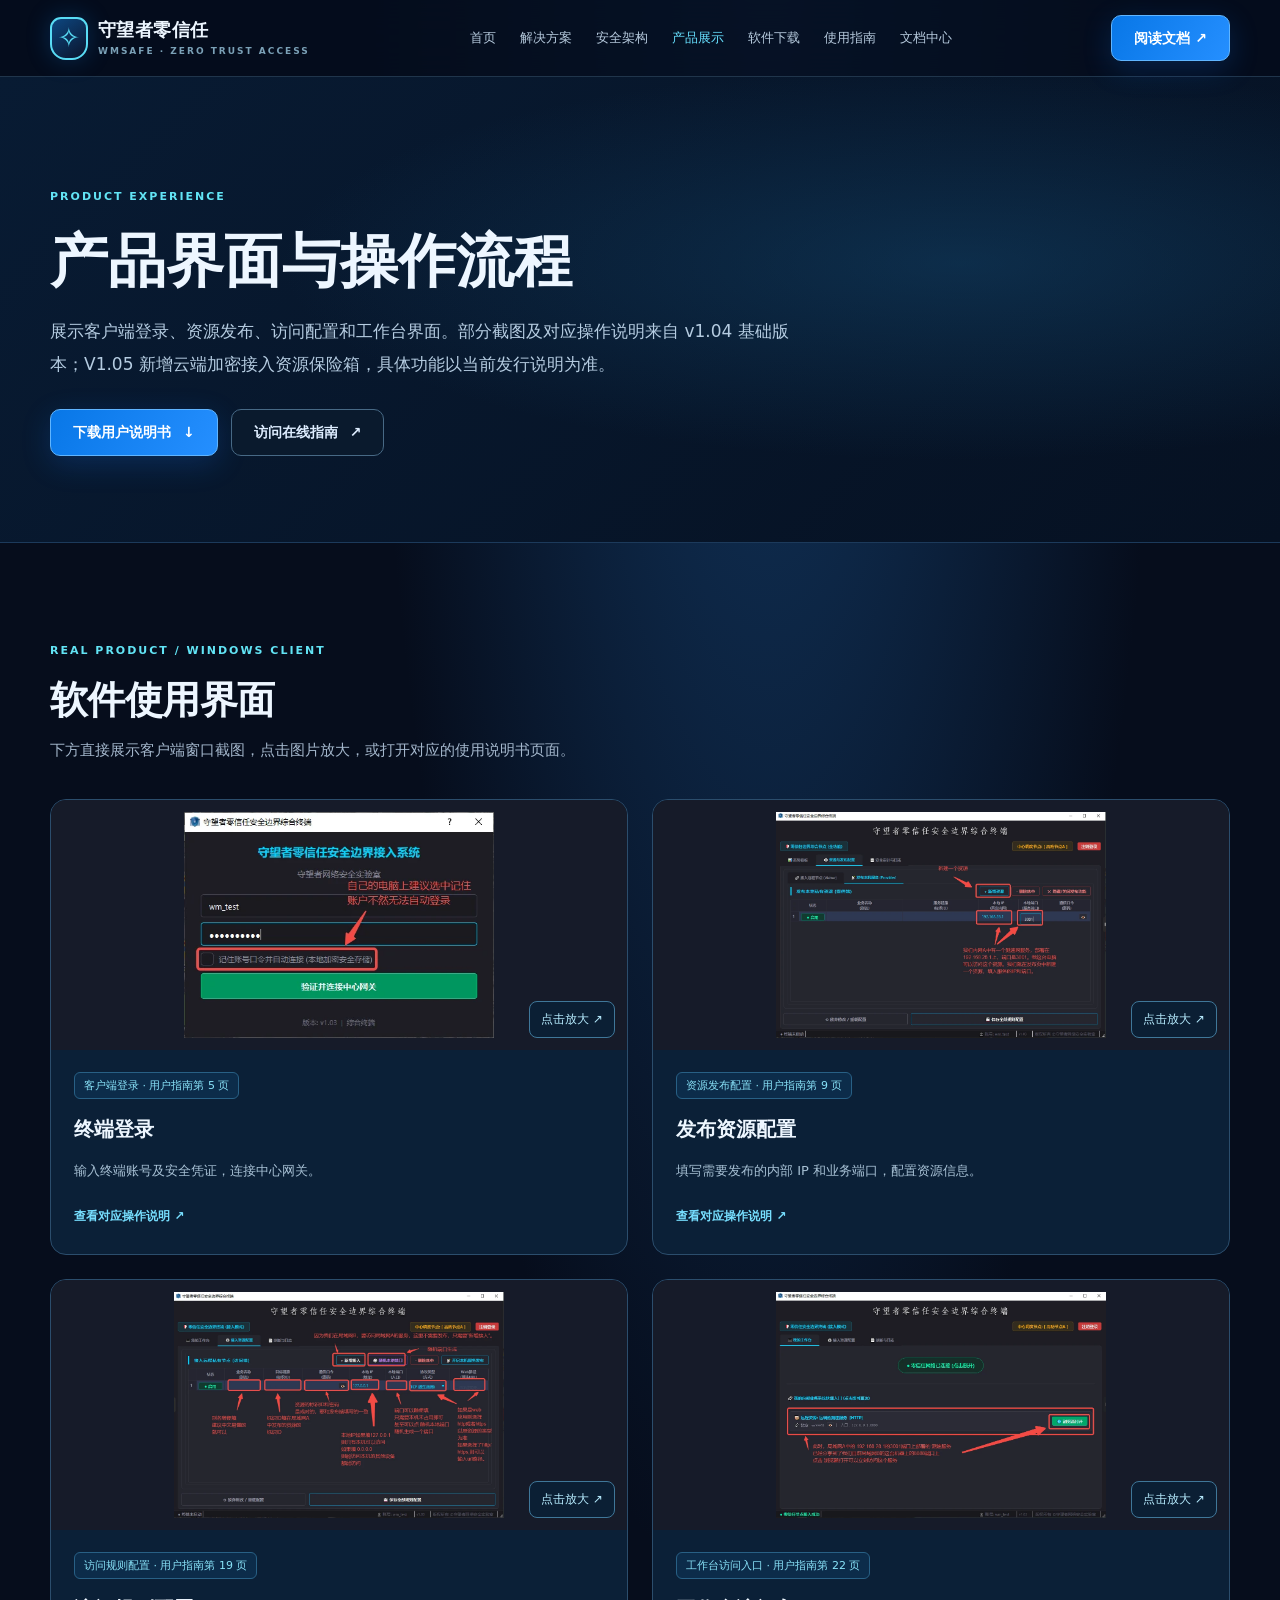
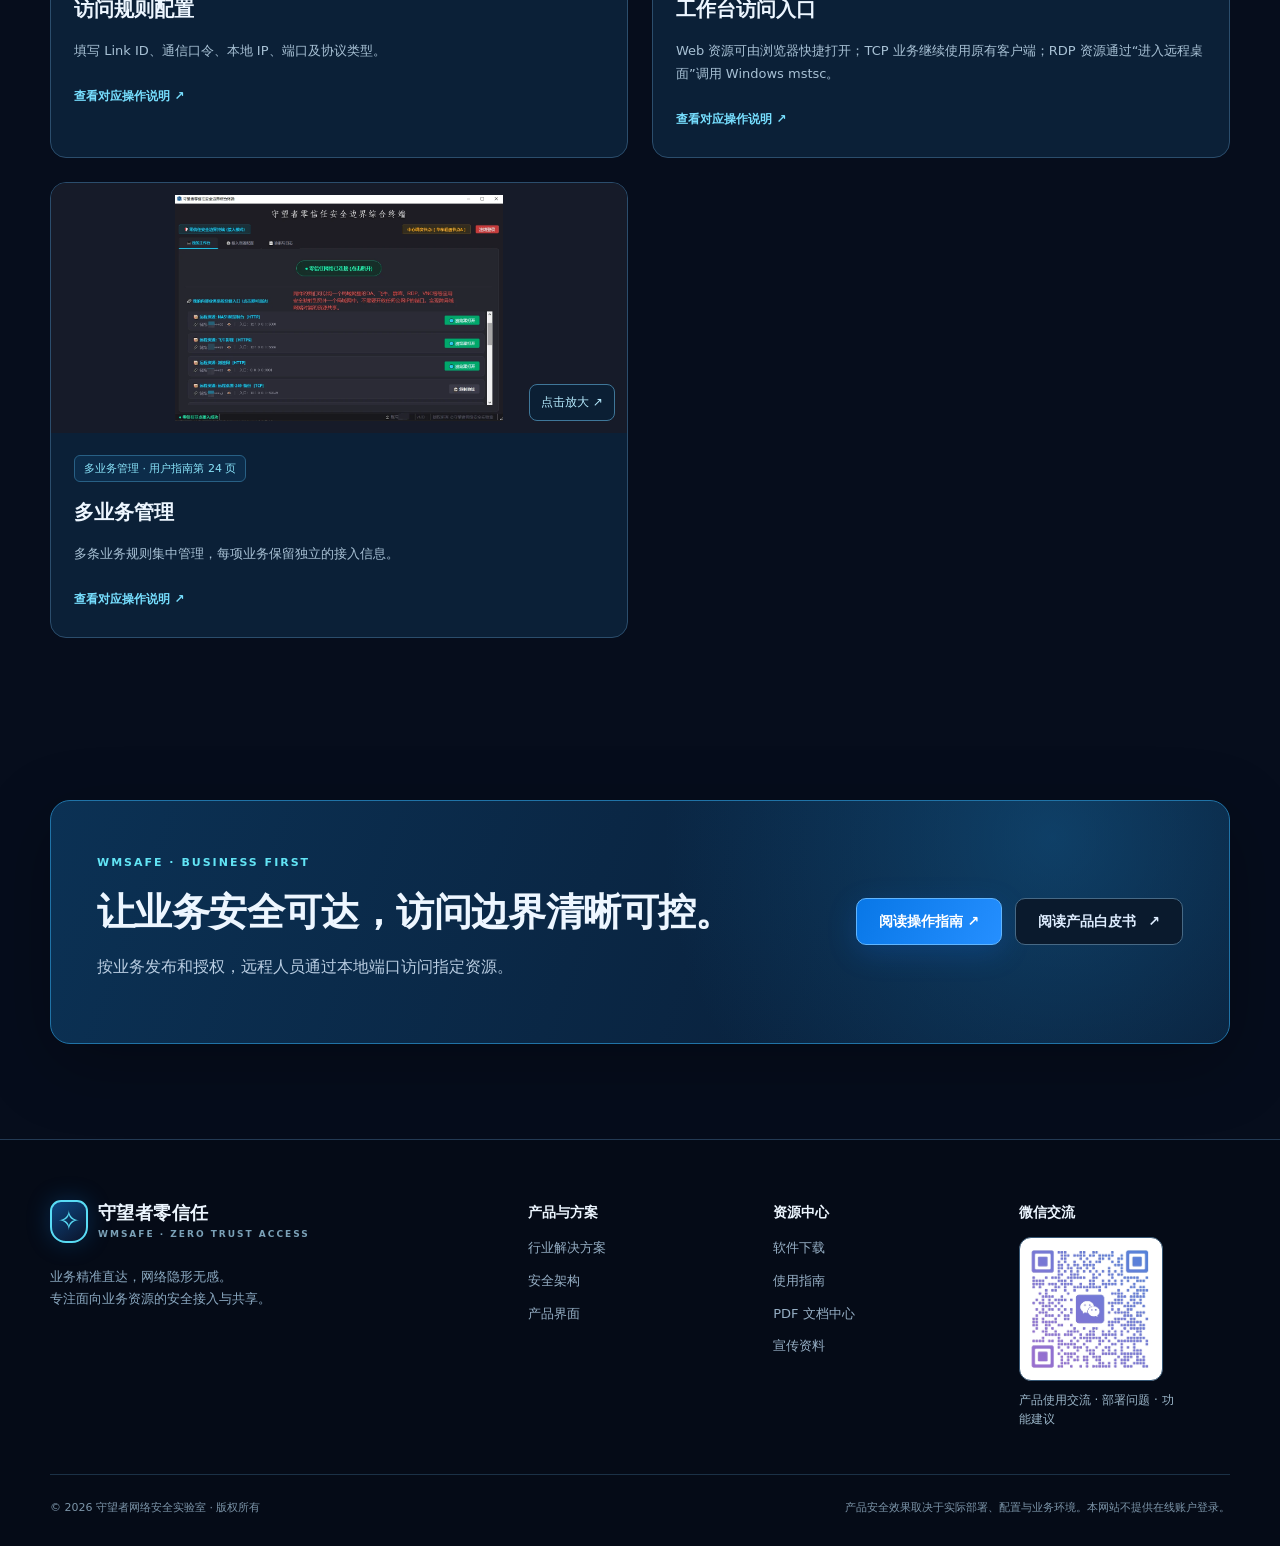
<file: product.html>
<!DOCTYPE html>

<html lang="zh-CN"><head><meta charset="utf-8"/><meta content="width=device-width,initial-scale=1" name="viewport"/><meta content="dark" name="color-scheme"/><meta content="#070f20" name="theme-color"/><meta content="浏览守望者零信任客户端界面：资源发布、HTTP/HTTPS、TCP 与 RDP 接入配置及工作台操作。" name="description"/><meta content="website" property="og:type"/><meta content="产品展示 · 守望者零信任" property="og:title"/><meta content="浏览守望者零信任客户端界面：资源发布、HTTP/HTTPS、TCP 与 RDP 接入配置及工作台操作。" property="og:description"/><meta content="assets/hero-tunnel.jpg" property="og:image"/><title>产品展示 | 守望者零信任</title><link href="assets/favicon.svg" rel="icon" type="image/svg+xml"/><link href="assets/site.css" rel="stylesheet"/></head><body><a class="skip" href="#main">跳转到正文</a><header class="header"><div class="container nav"><a aria-label="守望者零信任官网" class="brand" href="index.html"><span class="brand-shield">✧</span><span>守望者零信任<small>WMSAFE · ZERO TRUST ACCESS</small></span></a><nav aria-label="主导航" class="nav-links" id="site-nav"><a href="index.html">首页</a><a href="solutions.html">解决方案</a><a href="security.html">安全架构</a><a aria-current="page" href="product.html">产品展示</a><a href="software.html">软件下载</a><a href="guide.html">使用指南</a><a href="downloads.html">文档中心</a></nav><div class="nav-action"><a class="btn primary nav-cta" href="downloads.html">阅读文档 ↗</a><button aria-controls="site-nav" aria-expanded="false" aria-label="打开导航菜单" class="menu-btn" type="button">☰</button></div></div></header><main id="main"><section class="page-hero"><div class="container"><span class="eyebrow">PRODUCT EXPERIENCE</span><h1>产品界面与操作流程</h1><p class="lead">展示客户端登录、资源发布、访问配置和工作台界面。部分截图及对应操作说明来自 v1.04 基础版本；V1.05 新增云端加密接入资源保险箱，具体功能以当前发行说明为准。</p><div class="actions"><a class="btn primary" href="docs/WMSafe_User_Guide_V1.04.pdf">下载用户说明书<span aria-hidden="true"> ↓</span></a><a class="btn ghost" href="guide.html">访问在线指南<span aria-hidden="true"> ↗</span></a></div></div></section><section class="section"><div class="container"><div class="section-head"><div><span class="eyebrow">REAL PRODUCT / WINDOWS CLIENT</span><h2>软件使用界面</h2><p>下方直接展示客户端窗口截图，点击图片放大，或打开对应的使用说明书页面。</p></div></div><div class="shots"><article class="shot screenshot-card"><button aria-label="放大查看终端登录" class="screen-open" data-caption="终端登录 · 既有版本界面示意" data-image="assets/screen-login.webp" type="button"><img alt="守望者零信任客户端截图：终端登录" loading="lazy" src="assets/screen-login.webp"/><span class="zoom-indicator">点击放大 ↗</span></button><div class="shot-body"><span class="tag">客户端登录 · 用户指南第 5 页</span><h3>终端登录</h3><p>输入终端账号及安全凭证，连接中心网关。</p><a class="text-link" href="docs/WMSafe_User_Guide_V1.04.pdf#page=5" rel="noopener" target="_blank">查看对应操作说明 ↗</a></div></article><article class="shot screenshot-card"><button aria-label="放大查看发布资源配置" class="screen-open" data-caption="发布资源配置 · 既有版本界面示意" data-image="assets/screen-provider.webp" type="button"><img alt="守望者零信任客户端截图：发布资源配置" loading="lazy" src="assets/screen-provider.webp"/><span class="zoom-indicator">点击放大 ↗</span></button><div class="shot-body"><span class="tag">资源发布配置 · 用户指南第 9 页</span><h3>发布资源配置</h3><p>填写需要发布的内部 IP 和业务端口，配置资源信息。</p><a class="text-link" href="docs/WMSafe_User_Guide_V1.04.pdf#page=9" rel="noopener" target="_blank">查看对应操作说明 ↗</a></div></article><article class="shot screenshot-card"><button aria-label="放大查看访问规则配置" class="screen-open" data-caption="访问规则配置 · 既有版本界面示意" data-image="assets/screen-visitor.webp" type="button"><img alt="守望者零信任客户端截图：访问规则配置" loading="lazy" src="assets/screen-visitor.webp"/><span class="zoom-indicator">点击放大 ↗</span></button><div class="shot-body"><span class="tag">访问规则配置 · 用户指南第 19 页</span><h3>访问规则配置</h3><p>填写 Link ID、通信口令、本地 IP、端口及协议类型。</p><a class="text-link" href="docs/WMSafe_User_Guide_V1.04.pdf#page=19" rel="noopener" target="_blank">查看对应操作说明 ↗</a></div></article><article class="shot screenshot-card"><button aria-label="放大查看工作台访问入口" class="screen-open" data-caption="工作台访问入口 · 既有版本界面示意" data-image="assets/screen-workspace.webp" type="button"><img alt="守望者零信任客户端截图：工作台访问入口" loading="lazy" src="assets/screen-workspace.webp"/><span class="zoom-indicator">点击放大 ↗</span></button><div class="shot-body"><span class="tag">工作台访问入口 · 用户指南第 22 页</span><h3>工作台访问入口</h3><p>Web 资源可由浏览器快捷打开；TCP 业务继续使用原有客户端；RDP 资源通过“进入远程桌面”调用 Windows mstsc。</p><a class="text-link" href="docs/WMSafe_User_Guide_V1.04.pdf#page=22" rel="noopener" target="_blank">查看对应操作说明 ↗</a></div></article><article class="shot screenshot-card"><button aria-label="放大查看多业务管理" class="screen-open" data-caption="多业务管理 · 既有版本界面示意" data-image="assets/screen-multi.webp" type="button"><img alt="守望者零信任客户端截图：多业务管理" loading="lazy" src="assets/screen-multi.webp"/><span class="zoom-indicator">点击放大 ↗</span></button><div class="shot-body"><span class="tag">多业务管理 · 用户指南第 24 页</span><h3>多业务管理</h3><p>多条业务规则集中管理，每项业务保留独立的接入信息。</p><a class="text-link" href="docs/WMSafe_User_Guide_V1.04.pdf#page=24" rel="noopener" target="_blank">查看对应操作说明 ↗</a></div></article></div></div></section><section class="cta-section"><div class="container"><div class="cta-panel"><div><span class="eyebrow">WMSAFE · BUSINESS FIRST</span><h2>让业务安全可达，访问边界清晰可控。</h2><p>按业务发布和授权，远程人员通过本地端口访问指定资源。</p></div><div class="actions"><a class="btn primary" href="guide.html">阅读操作指南 ↗</a><a class="btn ghost" href="downloads.html">阅读产品白皮书<span aria-hidden="true"> ↗</span></a></div></div></div></section><dialog aria-label="产品界面放大预览" class="screenshot-dialog"><form method="dialog"><button aria-label="关闭预览" class="dialog-close" type="submit">×</button></form><img alt=""/><p></p></dialog></main><footer class="footer"><div class="container"><div class="footmain"><div><a aria-label="守望者零信任官网" class="brand" href="index.html"><span class="brand-shield">✧</span><span>守望者零信任<small>WMSAFE · ZERO TRUST ACCESS</small></span></a><p>业务精准直达，网络隐形无感。<br/>专注面向业务资源的安全接入与共享。</p></div><div><b>产品与方案</b><a href="solutions.html">行业解决方案</a><a href="security.html">安全架构</a><a href="product.html">产品界面</a></div><div><b>资源中心</b><a href="software.html">软件下载</a><a href="guide.html">使用指南</a><a href="downloads.html">PDF 文档中心</a><a href="downloads.html#presentation">宣传资料</a></div><div class="footer-wechat"><b>微信交流</b><img alt="守望者零信任微信交流二维码" height="150" loading="lazy" src="assets/wechat-qr.jpg" width="150"/><p>产品使用交流 · 部署问题 · 功能建议</p></div></div><div class="footline"><span>© <span id="year">2026</span> 守望者网络安全实验室 · 版权所有</span><span>产品安全效果取决于实际部署、配置与业务环境。本网站不提供在线账户登录。</span></div></div></footer><script defer="" src="assets/site.js"></script></body></html>
</file>
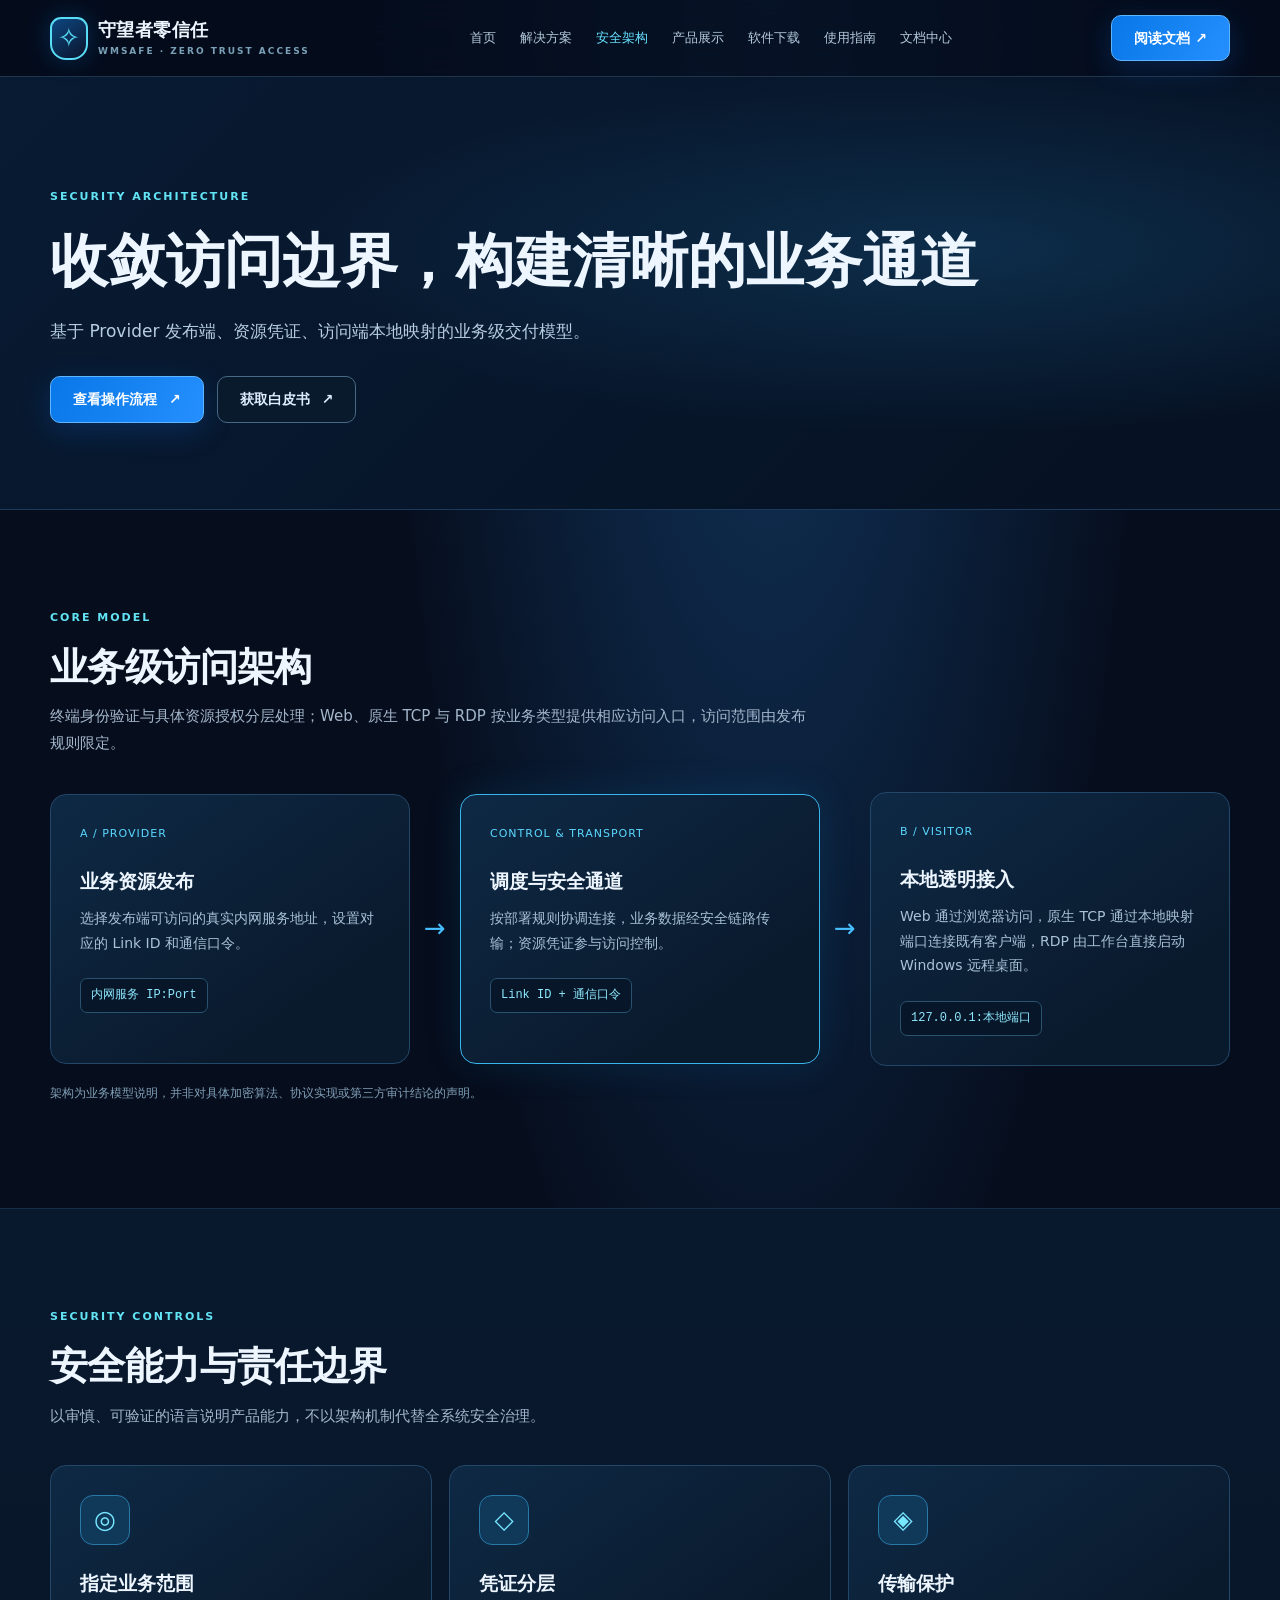
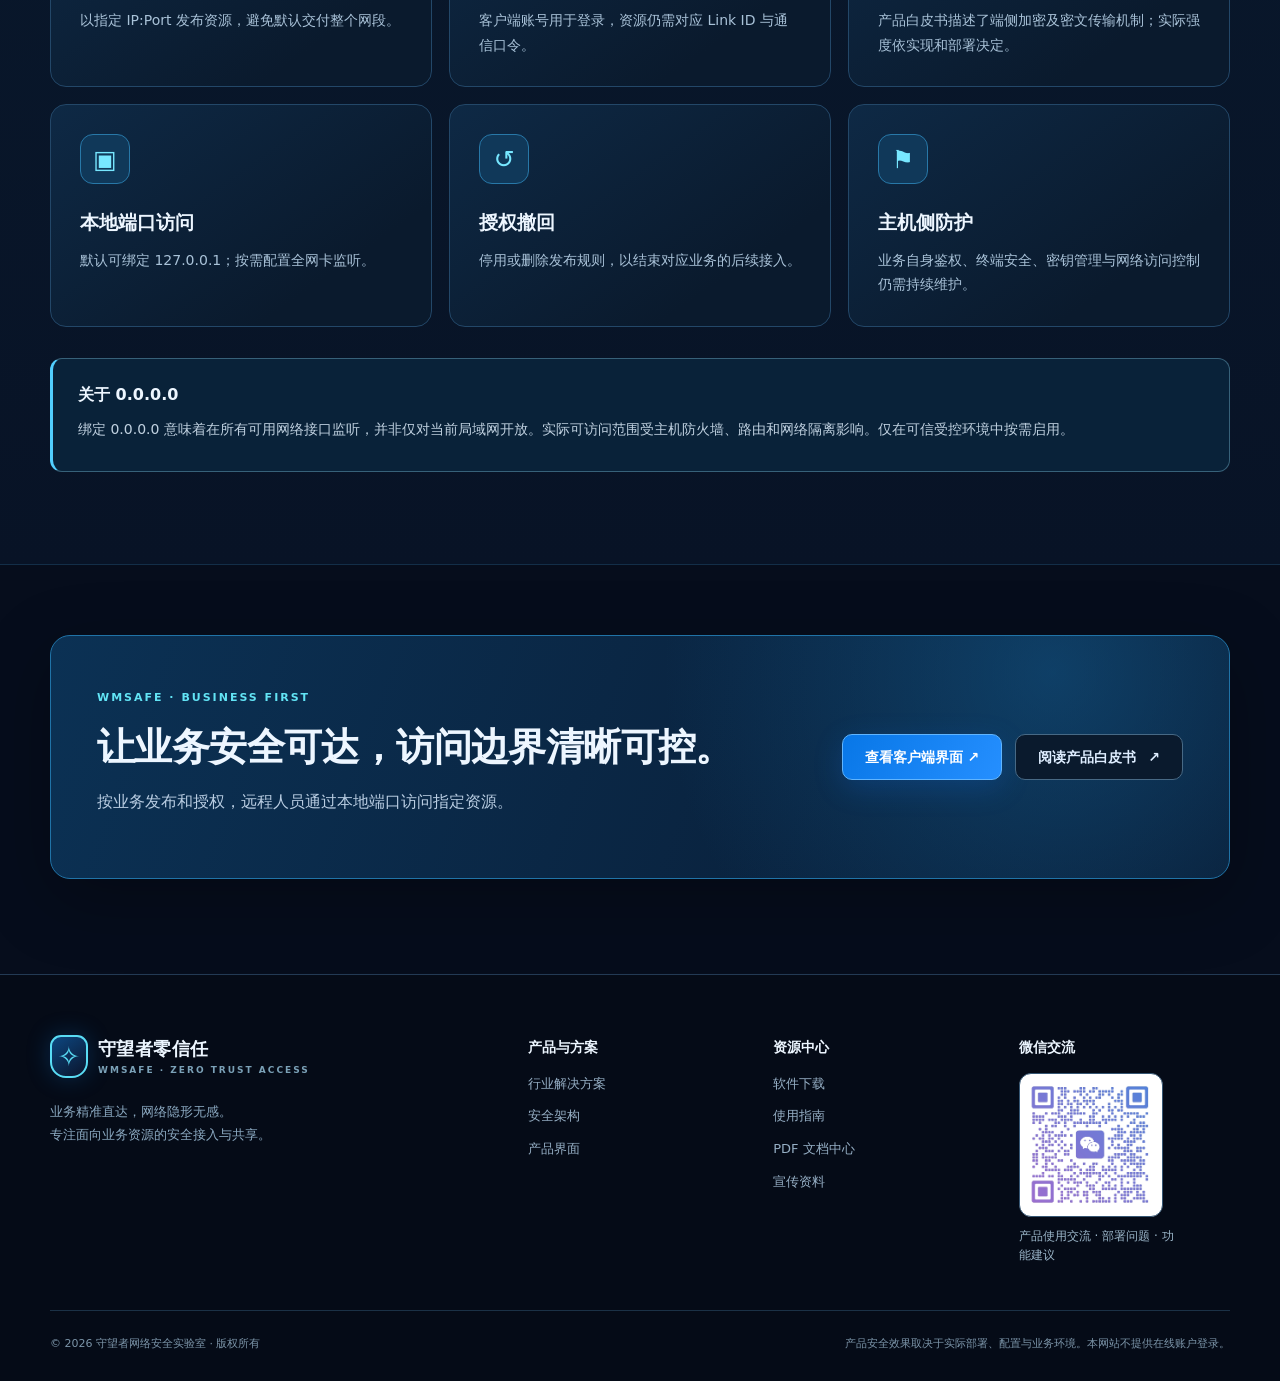
<file: security.html>
<!DOCTYPE html>

<html lang="zh-CN"><head><meta charset="utf-8"/><meta content="width=device-width,initial-scale=1" name="viewport"/><meta content="dark" name="color-scheme"/><meta content="#070f20" name="theme-color"/><meta content="了解 Provider、Visitor、Link ID、通信口令以及本地端口映射构成的业务级访问模型。" name="description"/><meta content="website" property="og:type"/><meta content="安全架构 · 守望者零信任" property="og:title"/><meta content="了解 Provider、Visitor、Link ID、通信口令以及本地端口映射构成的业务级访问模型。" property="og:description"/><meta content="assets/hero-tunnel.jpg" property="og:image"/><title>安全架构 | 守望者零信任</title><link href="assets/favicon.svg" rel="icon" type="image/svg+xml"/><link href="assets/site.css" rel="stylesheet"/></head><body><a class="skip" href="#main">跳转到正文</a><header class="header"><div class="container nav"><a aria-label="守望者零信任官网" class="brand" href="index.html"><span class="brand-shield">✧</span><span>守望者零信任<small>WMSAFE · ZERO TRUST ACCESS</small></span></a><nav aria-label="主导航" class="nav-links" id="site-nav"><a href="index.html">首页</a><a href="solutions.html">解决方案</a><a aria-current="page" href="security.html">安全架构</a><a href="product.html">产品展示</a><a href="software.html">软件下载</a><a href="guide.html">使用指南</a><a href="downloads.html">文档中心</a></nav><div class="nav-action"><a class="btn primary nav-cta" href="downloads.html">阅读文档 ↗</a><button aria-controls="site-nav" aria-expanded="false" aria-label="打开导航菜单" class="menu-btn" type="button">☰</button></div></div></header><main id="main"><section class="page-hero"><div class="container"><span class="eyebrow">SECURITY ARCHITECTURE</span><h1>收敛访问边界，构建清晰的业务通道</h1><p class="lead">基于 Provider 发布端、资源凭证、访问端本地映射的业务级交付模型。</p><div class="actions"><a class="btn primary" href="guide.html">查看操作流程<span aria-hidden="true"> ↗</span></a><a class="btn ghost" href="downloads.html">获取白皮书<span aria-hidden="true"> ↗</span></a></div></div></section><section class="section"><div class="container"><div class="section-head"><div><span class="eyebrow">CORE MODEL</span><h2>业务级访问架构</h2><p>终端身份验证与具体资源授权分层处理；Web、原生 TCP 与 RDP 按业务类型提供相应访问入口，访问范围由发布规则限定。</p></div></div><div class="arch"><article class="arch-card"><div class="arch-label">A / PROVIDER</div><h3>业务资源发布</h3><p>选择发布端可访问的真实内网服务地址，设置对应的 Link ID 和通信口令。</p><code>内网服务 IP:Port</code></article><div class="arch-arrow">→</div><article class="arch-card arch-middle"><div class="arch-label">CONTROL &amp; TRANSPORT</div><h3>调度与安全通道</h3><p>按部署规则协调连接，业务数据经安全链路传输；资源凭证参与访问控制。</p><code>Link ID + 通信口令</code></article><div class="arch-arrow">→</div><article class="arch-card"><div class="arch-label">B / VISITOR</div><h3>本地透明接入</h3><p>Web 通过浏览器访问，原生 TCP 通过本地映射端口连接既有客户端，RDP 由工作台直接启动 Windows 远程桌面。</p><code>127.0.0.1:本地端口</code></article></div><p class="aside-note">架构为业务模型说明，并非对具体加密算法、协议实现或第三方审计结论的声明。</p></div></section><section class="section muted"><div class="container"><div class="section-head"><div><span class="eyebrow">SECURITY CONTROLS</span><h2>安全能力与责任边界</h2><p>以审慎、可验证的语言说明产品能力，不以架构机制代替全系统安全治理。</p></div></div><div class="feature-grid three"><article class="feature-card"><div class="feature-icon">◎</div><h3>指定业务范围</h3><p>以指定 IP:Port 发布资源，避免默认交付整个网段。</p></article><article class="feature-card"><div class="feature-icon">◇</div><h3>凭证分层</h3><p>客户端账号用于登录，资源仍需对应 Link ID 与通信口令。</p></article><article class="feature-card"><div class="feature-icon">◈</div><h3>传输保护</h3><p>产品白皮书描述了端侧加密及密文传输机制；实际强度依实现和部署决定。</p></article><article class="feature-card"><div class="feature-icon">▣</div><h3>本地端口访问</h3><p>默认可绑定 127.0.0.1；按需配置全网卡监听。</p></article><article class="feature-card"><div class="feature-icon">↺</div><h3>授权撤回</h3><p>停用或删除发布规则，以结束对应业务的后续接入。</p></article><article class="feature-card"><div class="feature-icon">⚑</div><h3>主机侧防护</h3><p>业务自身鉴权、终端安全、密钥管理与网络访问控制仍需持续维护。</p></article></div><div class="caution"><strong>关于 0.0.0.0</strong><p>绑定 0.0.0.0 意味着在所有可用网络接口监听，并非仅对当前局域网开放。实际可访问范围受主机防火墙、路由和网络隔离影响。仅在可信受控环境中按需启用。</p></div></div></section><section class="cta-section"><div class="container"><div class="cta-panel"><div><span class="eyebrow">WMSAFE · BUSINESS FIRST</span><h2>让业务安全可达，访问边界清晰可控。</h2><p>按业务发布和授权，远程人员通过本地端口访问指定资源。</p></div><div class="actions"><a class="btn primary" href="product.html">查看客户端界面 ↗</a><a class="btn ghost" href="downloads.html">阅读产品白皮书<span aria-hidden="true"> ↗</span></a></div></div></div></section></main><footer class="footer"><div class="container"><div class="footmain"><div><a aria-label="守望者零信任官网" class="brand" href="index.html"><span class="brand-shield">✧</span><span>守望者零信任<small>WMSAFE · ZERO TRUST ACCESS</small></span></a><p>业务精准直达，网络隐形无感。<br/>专注面向业务资源的安全接入与共享。</p></div><div><b>产品与方案</b><a href="solutions.html">行业解决方案</a><a href="security.html">安全架构</a><a href="product.html">产品界面</a></div><div><b>资源中心</b><a href="software.html">软件下载</a><a href="guide.html">使用指南</a><a href="downloads.html">PDF 文档中心</a><a href="downloads.html#presentation">宣传资料</a></div><div class="footer-wechat"><b>微信交流</b><img alt="守望者零信任微信交流二维码" height="150" loading="lazy" src="assets/wechat-qr.jpg" width="150"/><p>产品使用交流 · 部署问题 · 功能建议</p></div></div><div class="footline"><span>© <span id="year">2026</span> 守望者网络安全实验室 · 版权所有</span><span>产品安全效果取决于实际部署、配置与业务环境。本网站不提供在线账户登录。</span></div></div></footer><script defer="" src="assets/site.js"></script></body></html>
</file>
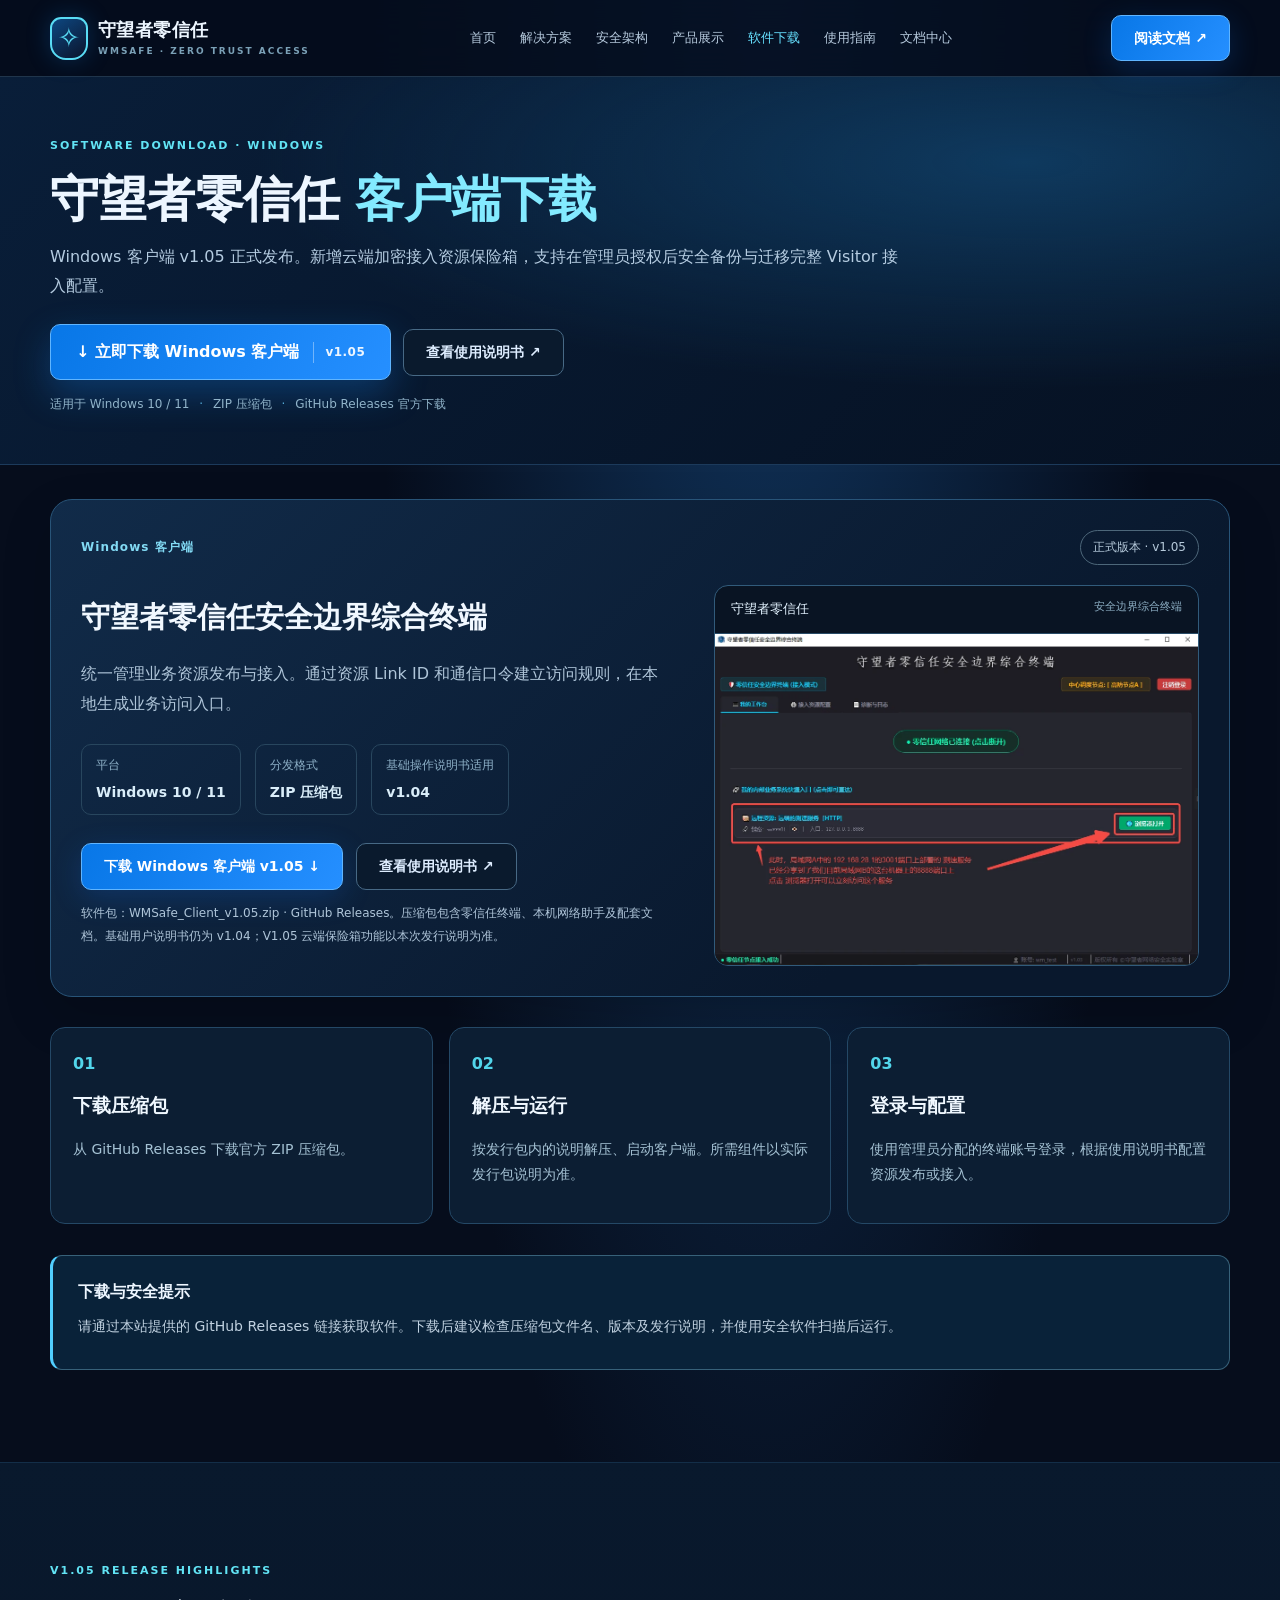
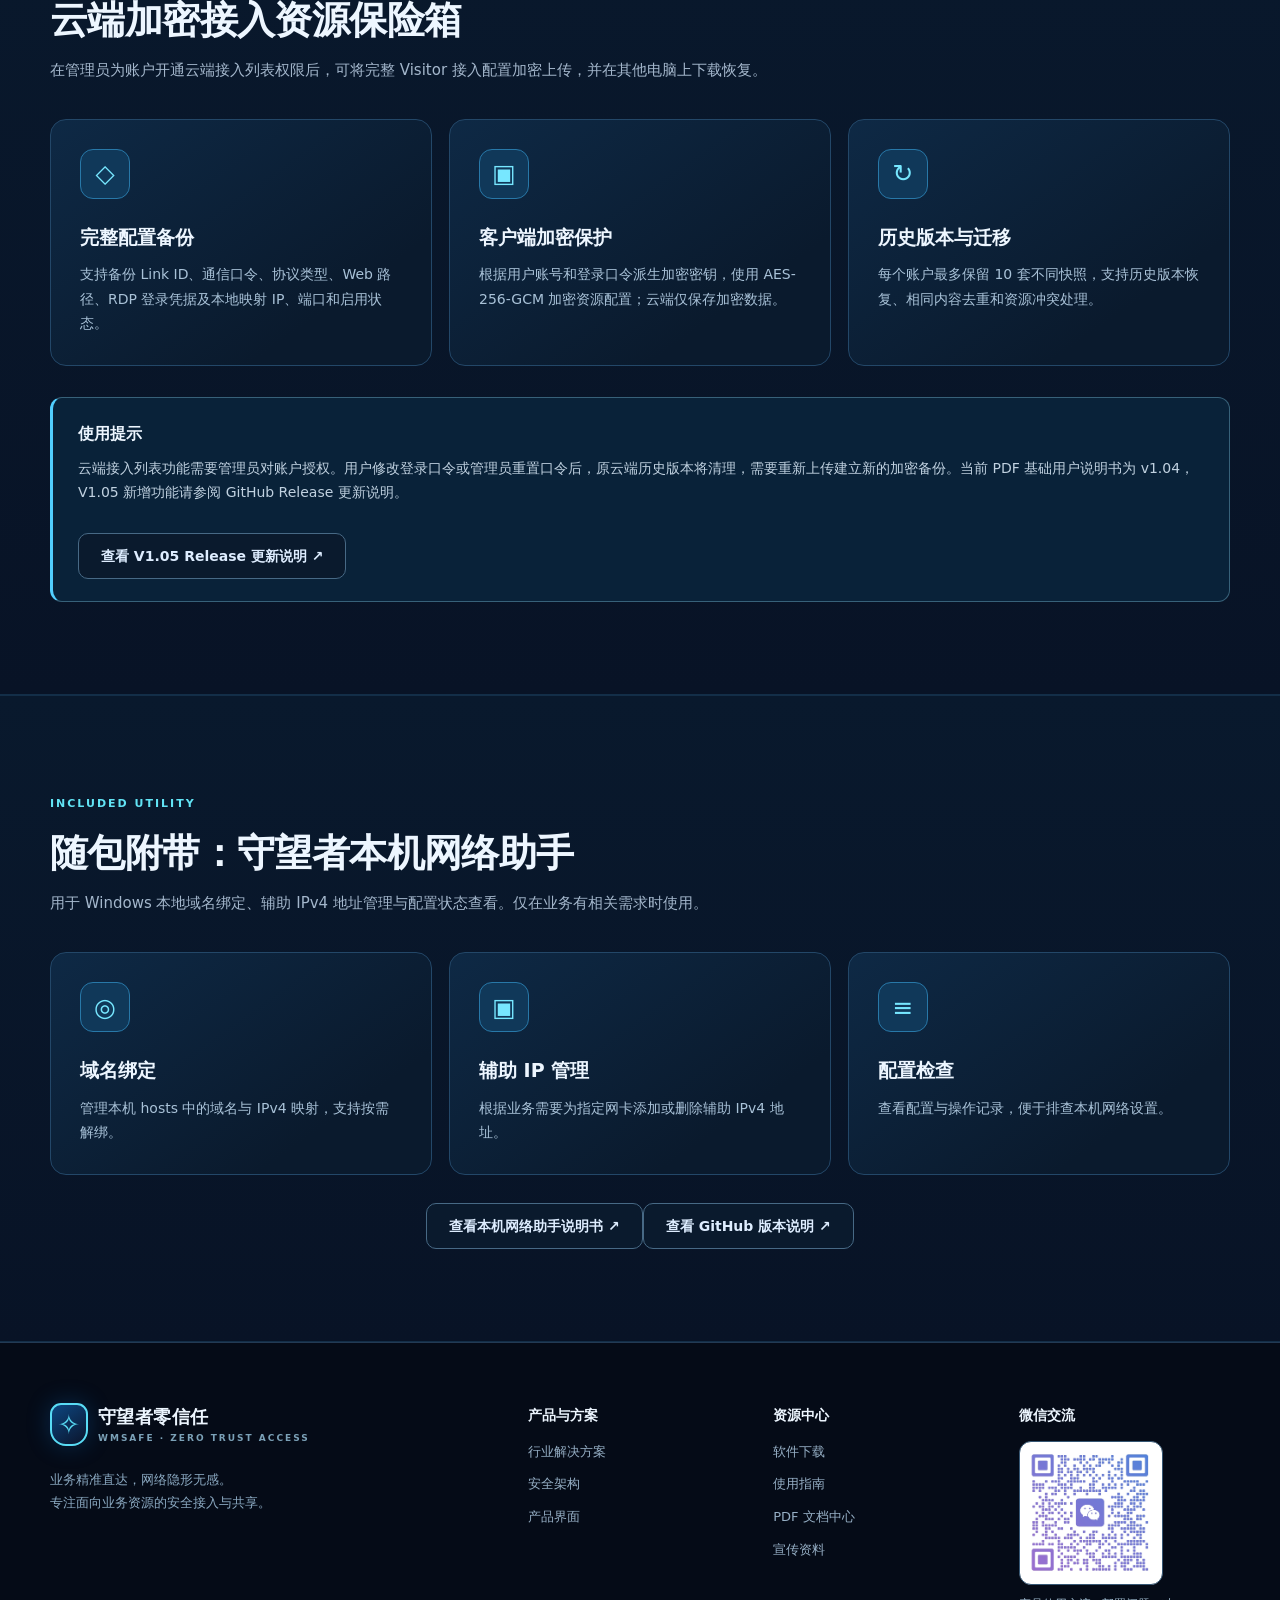
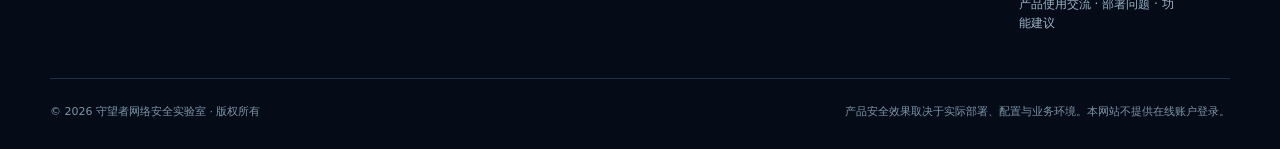
<file: software.html>
<!DOCTYPE html>

<html lang="zh-CN"><head><meta charset="utf-8"/><meta content="width=device-width,initial-scale=1" name="viewport"/><meta content="dark" name="color-scheme"/><meta content="#070f20" name="theme-color"/><meta content="守望者零信任安全边界综合终端 Windows 客户端下载与安装说明。安装包已通过 GitHub Releases 正式发布。" name="description"/><meta content="website" property="og:type"/><meta content="软件下载 · 守望者零信任" property="og:title"/><meta content="获取守望者零信任 Windows 客户端与使用文档。软件压缩包已在 GitHub Releases 发布。" property="og:description"/><meta content="assets/hero-tunnel.jpg" property="og:image"/><title>软件下载 | 守望者零信任</title><link href="assets/favicon.svg" rel="icon" type="image/svg+xml"/><link href="assets/site.css" rel="stylesheet"/></head><body><a class="skip" href="#main">跳转到正文</a><header class="header"><div class="container nav"><a aria-label="守望者零信任官网" class="brand" href="index.html"><span class="brand-shield">✧</span><span>守望者零信任<small>WMSAFE · ZERO TRUST ACCESS</small></span></a><nav aria-label="主导航" class="nav-links" id="site-nav"><a href="index.html">首页</a><a href="solutions.html">解决方案</a><a href="security.html">安全架构</a><a href="product.html">产品展示</a><a aria-current="page" href="software.html">软件下载</a><a href="guide.html">使用指南</a><a href="downloads.html">文档中心</a></nav><div class="nav-action"><a class="btn primary nav-cta" href="downloads.html">阅读文档 ↗</a><button aria-controls="site-nav" aria-expanded="false" aria-label="打开导航菜单" class="menu-btn" type="button">☰</button></div></div></header><main id="main">
<section class="page-hero download-hero"><div class="container"><span class="eyebrow">SOFTWARE DOWNLOAD · WINDOWS</span><h1>守望者零信任 <span class="download-heading-accent">客户端下载</span></h1><p class="lead">Windows 客户端 v1.05 正式发布。新增云端加密接入资源保险箱，支持在管理员授权后安全备份与迁移完整 Visitor 接入配置。</p><div class="actions download-hero-actions"><a class="btn primary download-hero-primary" href="https://github.com/wmsafe/wmsafe-releases/releases/download/v1.05/WMSafe_Client_v1.05.zip" rel="noopener noreferrer" target="_blank" aria-label="立即下载守望者零信任 Windows 客户端 v1.05 ZIP 压缩包">↓ 立即下载 Windows 客户端 <span class="download-version">v1.05</span></a><a class="btn ghost" href="docs/WMSafe_User_Guide_V1.04.pdf" rel="noopener" target="_blank">查看使用说明书 ↗</a></div><p class="download-hero-meta">适用于 Windows 10 / 11 <span aria-hidden="true">·</span> ZIP 压缩包 <span aria-hidden="true">·</span> GitHub Releases 官方下载</p></div></section>
<section class="section"><div class="container">
<div class="release-panel">
<div class="release-top"><span class="release-tag">Windows 客户端</span><span class="release-status">正式版本 · v1.05</span></div>
<div class="release-grid"><div><h2>守望者零信任安全边界综合终端</h2><p>统一管理业务资源发布与接入。通过资源 Link ID 和通信口令建立访问规则，在本地生成业务访问入口。</p><div class="release-facts"><span>平台 <strong>Windows 10 / 11</strong></span><span>分发格式 <strong>ZIP 压缩包</strong></span><span>基础操作说明书适用 <strong>v1.04</strong></span></div><div class="actions"><a class="btn primary" href="https://github.com/wmsafe/wmsafe-releases/releases/download/v1.05/WMSafe_Client_v1.05.zip" rel="noopener noreferrer" target="_blank">下载 Windows 客户端 v1.05 ↓</a><a class="btn ghost" href="docs/WMSafe_User_Guide_V1.04.pdf" rel="noopener" target="_blank">查看使用说明书 ↗</a></div><p class="release-note">软件包：WMSafe_Client_v1.05.zip · GitHub Releases。压缩包包含零信任终端、本机网络助手及配套文档。基础用户说明书仍为 v1.04；V1.05 云端保险箱功能以本次发行说明为准。</p></div>
<div class="release-visual"><div class="release-window-top"><span>守望者零信任</span><small>安全边界综合终端</small></div><img alt="守望者零信任安全边界综合终端工作台真实界面" loading="lazy" src="assets/screen-workspace.webp"/></div></div></div>
<div class="release-steps"><div><span>01</span><h3>下载压缩包</h3><p>从 GitHub Releases 下载官方 ZIP 压缩包。</p></div><div><span>02</span><h3>解压与运行</h3><p>按发行包内的说明解压、启动客户端。所需组件以实际发行包说明为准。</p></div><div><span>03</span><h3>登录与配置</h3><p>使用管理员分配的终端账号登录，根据使用说明书配置资源发布或接入。</p></div></div>
<div class="note-block"><strong>下载与安全提示</strong><p>请通过本站提供的 GitHub Releases 链接获取软件。下载后建议检查压缩包文件名、版本及发行说明，并使用安全软件扫描后运行。</p></div>
</div></section><section class="section muted"><div class="container"><div class="section-head"><div><span class="eyebrow">V1.05 RELEASE HIGHLIGHTS</span><h2>云端加密接入资源保险箱</h2><p>在管理员为账户开通云端接入列表权限后，可将完整 Visitor 接入配置加密上传，并在其他电脑上下载恢复。</p></div></div><div class="feature-grid three"><article class="feature-card"><div class="feature-icon">◇</div><h3>完整配置备份</h3><p>支持备份 Link ID、通信口令、协议类型、Web 路径、RDP 登录凭据及本地映射 IP、端口和启用状态。</p></article><article class="feature-card"><div class="feature-icon">▣</div><h3>客户端加密保护</h3><p>根据用户账号和登录口令派生加密密钥，使用 AES-256-GCM 加密资源配置；云端仅保存加密数据。</p></article><article class="feature-card"><div class="feature-icon">↻</div><h3>历史版本与迁移</h3><p>每个账户最多保留 10 套不同快照，支持历史版本恢复、相同内容去重和资源冲突处理。</p></article></div><div class="note-block"><strong>使用提示</strong><p>云端接入列表功能需要管理员对账户授权。用户修改登录口令或管理员重置口令后，原云端历史版本将清理，需要重新上传建立新的加密备份。当前 PDF 基础用户说明书为 v1.04，V1.05 新增功能请参阅 GitHub Release 更新说明。</p><div class="actions"><a class="btn ghost" href="https://github.com/wmsafe/wmsafe-releases/releases/tag/v1.05" rel="noopener noreferrer" target="_blank">查看 V1.05 Release 更新说明 ↗</a></div></div></div></section><section class="section muted"><div class="container"><div class="section-head"><div><span class="eyebrow">INCLUDED UTILITY</span><h2>随包附带：守望者本机网络助手</h2><p>用于 Windows 本地域名绑定、辅助 IPv4 地址管理与配置状态查看。仅在业务有相关需求时使用。</p></div></div><div class="feature-grid three"><article class="feature-card"><div class="feature-icon">◎</div><h3>域名绑定</h3><p>管理本机 hosts 中的域名与 IPv4 映射，支持按需解绑。</p></article><article class="feature-card"><div class="feature-icon">▣</div><h3>辅助 IP 管理</h3><p>根据业务需要为指定网卡添加或删除辅助 IPv4 地址。</p></article><article class="feature-card"><div class="feature-icon">≡</div><h3>配置检查</h3><p>查看配置与操作记录，便于排查本机网络设置。</p></article></div><div class="center-actions"><a class="btn ghost" href="docs/WMSafe_Local_Network_Manager_Guide_V1.04.pdf" rel="noopener" target="_blank">查看本机网络助手说明书 ↗</a><a class="btn ghost" href="https://github.com/wmsafe/wmsafe-releases/releases/tag/v1.05" rel="noopener noreferrer" target="_blank">查看 GitHub 版本说明 ↗</a></div></div></section></main><footer class="footer"><div class="container"><div class="footmain"><div><a aria-label="守望者零信任官网" class="brand" href="index.html"><span class="brand-shield">✧</span><span>守望者零信任<small>WMSAFE · ZERO TRUST ACCESS</small></span></a><p>业务精准直达，网络隐形无感。<br/>专注面向业务资源的安全接入与共享。</p></div><div><b>产品与方案</b><a href="solutions.html">行业解决方案</a><a href="security.html">安全架构</a><a href="product.html">产品界面</a></div><div><b>资源中心</b><a href="software.html">软件下载</a><a href="guide.html">使用指南</a><a href="downloads.html">PDF 文档中心</a><a href="downloads.html#presentation">宣传资料</a></div><div class="footer-wechat"><b>微信交流</b><img alt="守望者零信任微信交流二维码" height="150" loading="lazy" src="assets/wechat-qr.jpg" width="150"/><p>产品使用交流 · 部署问题 · 功能建议</p></div></div><div class="footline"><span>© <span id="year">2026</span> 守望者网络安全实验室 · 版权所有</span><span>产品安全效果取决于实际部署、配置与业务环境。本网站不提供在线账户登录。</span></div></div></footer><script defer="" src="assets/site.js"></script></body></html>
</file>
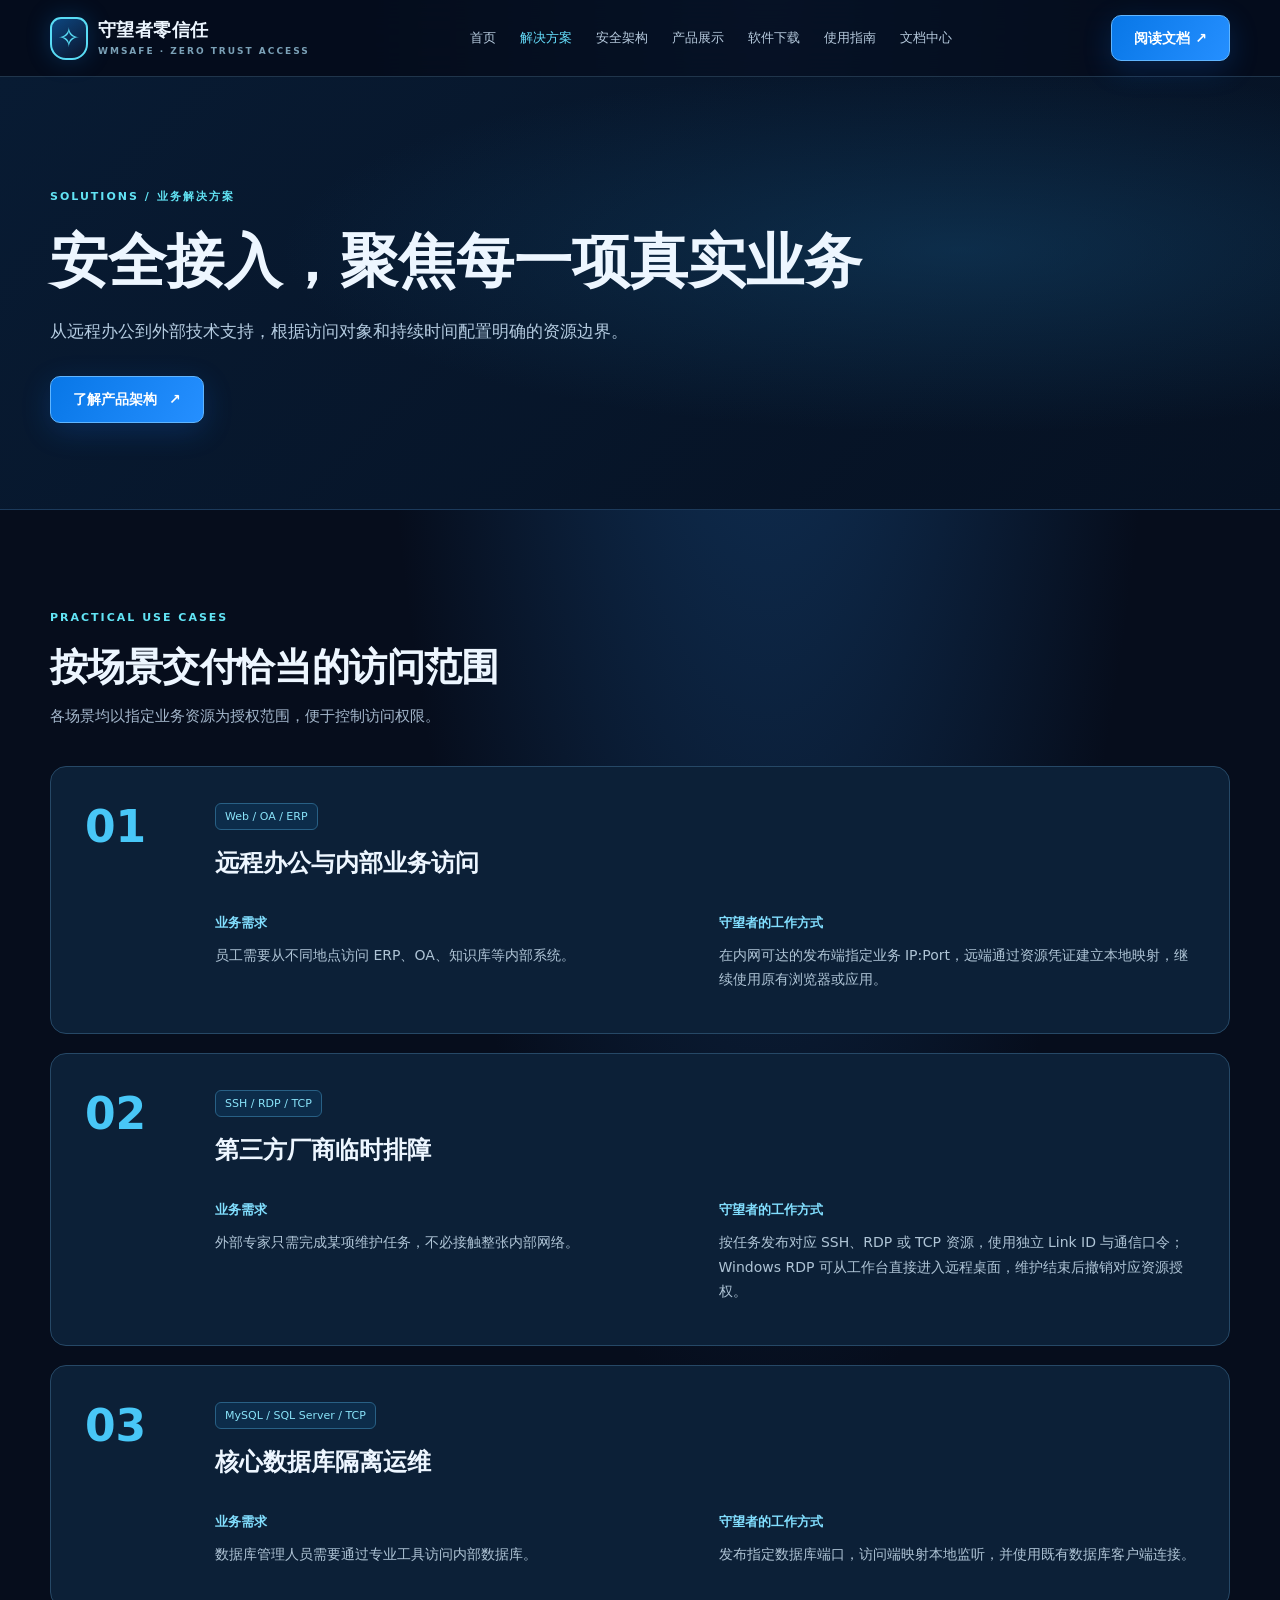
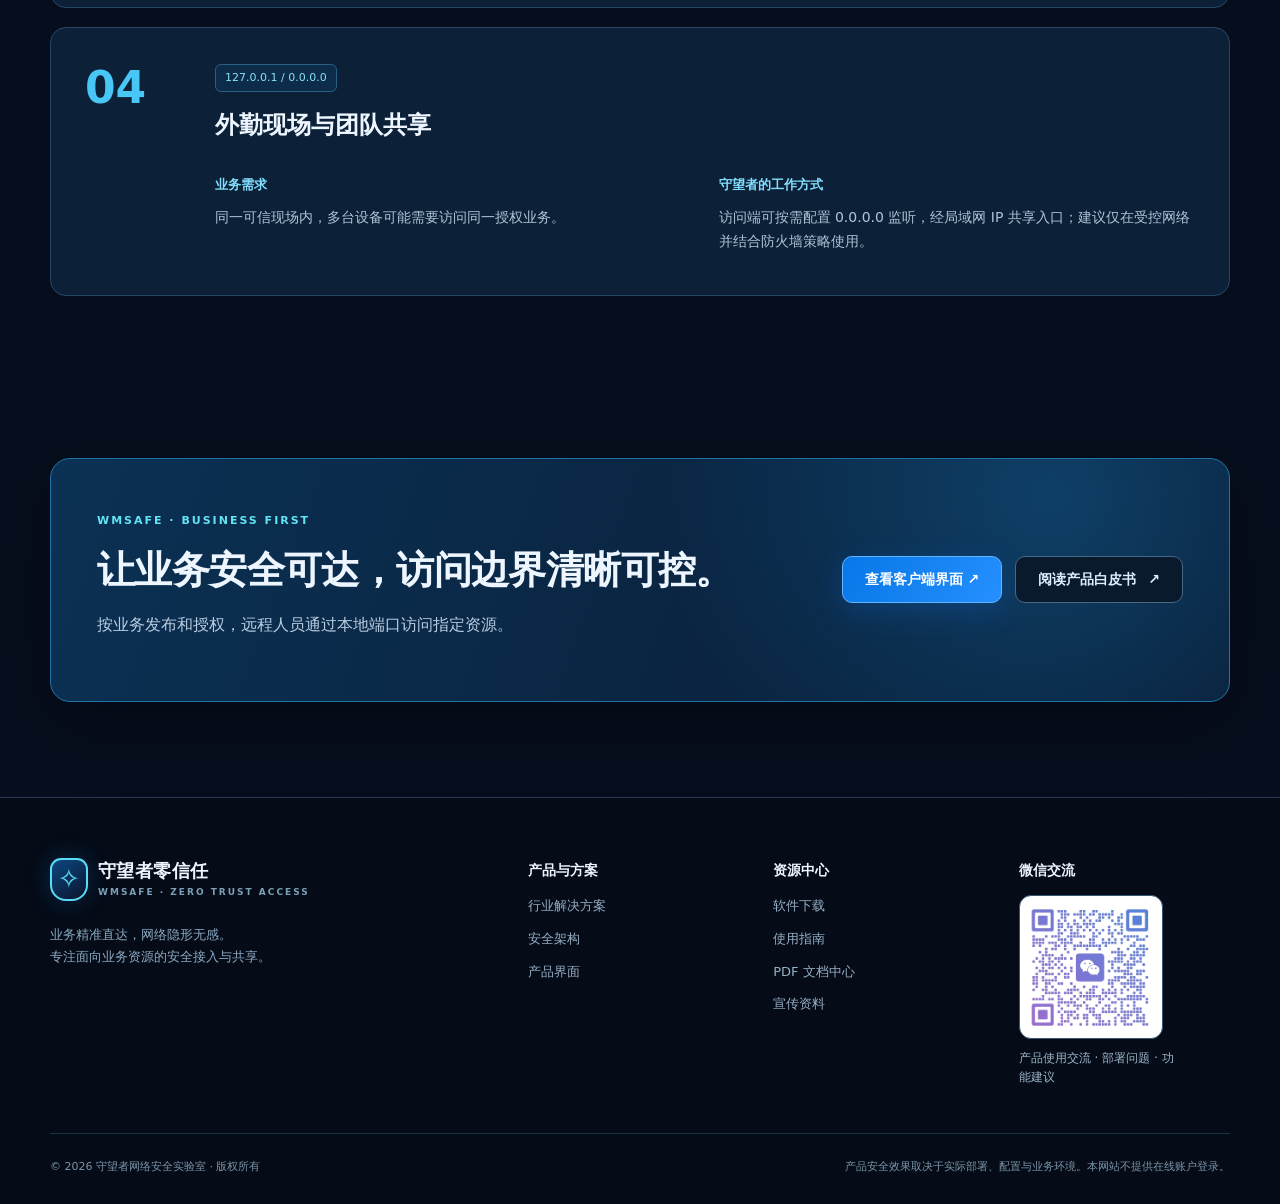
<file: solutions.html>
<!DOCTYPE html>

<html lang="zh-CN"><head><meta charset="utf-8"/><meta content="width=device-width,initial-scale=1" name="viewport"/><meta content="dark" name="color-scheme"/><meta content="#070f20" name="theme-color"/><meta content="远程办公、第三方排障、数据库运维、外勤现场共享的业务级安全接入解决方案。" name="description"/><meta content="website" property="og:type"/><meta content="解决方案 · 守望者零信任" property="og:title"/><meta content="远程办公、第三方排障、数据库运维、外勤现场共享的业务级安全接入解决方案。" property="og:description"/><meta content="assets/hero-tunnel.jpg" property="og:image"/><title>解决方案 | 守望者零信任</title><link href="assets/favicon.svg" rel="icon" type="image/svg+xml"/><link href="assets/site.css" rel="stylesheet"/></head><body><a class="skip" href="#main">跳转到正文</a><header class="header"><div class="container nav"><a aria-label="守望者零信任官网" class="brand" href="index.html"><span class="brand-shield">✧</span><span>守望者零信任<small>WMSAFE · ZERO TRUST ACCESS</small></span></a><nav aria-label="主导航" class="nav-links" id="site-nav"><a href="index.html">首页</a><a aria-current="page" href="solutions.html">解决方案</a><a href="security.html">安全架构</a><a href="product.html">产品展示</a><a href="software.html">软件下载</a><a href="guide.html">使用指南</a><a href="downloads.html">文档中心</a></nav><div class="nav-action"><a class="btn primary nav-cta" href="downloads.html">阅读文档 ↗</a><button aria-controls="site-nav" aria-expanded="false" aria-label="打开导航菜单" class="menu-btn" type="button">☰</button></div></div></header><main id="main"><section class="page-hero"><div class="container"><span class="eyebrow">SOLUTIONS / 业务解决方案</span><h1>安全接入，聚焦每一项真实业务</h1><p class="lead">从远程办公到外部技术支持，根据访问对象和持续时间配置明确的资源边界。</p><div class="actions"><a class="btn primary" href="security.html">了解产品架构<span aria-hidden="true"> ↗</span></a></div></div></section><section class="section"><div class="container"><div class="section-head"><div><span class="eyebrow">PRACTICAL USE CASES</span><h2>按场景交付恰当的访问范围</h2><p>各场景均以指定业务资源为授权范围，便于控制访问权限。</p></div></div><div class="scenario-list"><article class="scenario"><div class="scenario-mark">01</div><div><span class="tag">Web / OA / ERP</span><h3>远程办公与内部业务访问</h3><div class="scenario-cols"><div><b>业务需求</b><p>员工需要从不同地点访问 ERP、OA、知识库等内部系统。</p></div><div><b>守望者的工作方式</b><p>在内网可达的发布端指定业务 IP:Port，远端通过资源凭证建立本地映射，继续使用原有浏览器或应用。</p></div></div></div></article><article class="scenario"><div class="scenario-mark">02</div><div><span class="tag">SSH / RDP / TCP</span><h3>第三方厂商临时排障</h3><div class="scenario-cols"><div><b>业务需求</b><p>外部专家只需完成某项维护任务，不必接触整张内部网络。</p></div><div><b>守望者的工作方式</b><p>按任务发布对应 SSH、RDP 或 TCP 资源，使用独立 Link ID 与通信口令；Windows RDP 可从工作台直接进入远程桌面，维护结束后撤销对应资源授权。</p></div></div></div></article><article class="scenario"><div class="scenario-mark">03</div><div><span class="tag">MySQL / SQL Server / TCP</span><h3>核心数据库隔离运维</h3><div class="scenario-cols"><div><b>业务需求</b><p>数据库管理人员需要通过专业工具访问内部数据库。</p></div><div><b>守望者的工作方式</b><p>发布指定数据库端口，访问端映射本地监听，并使用既有数据库客户端连接。</p></div></div></div></article><article class="scenario"><div class="scenario-mark">04</div><div><span class="tag">127.0.0.1 / 0.0.0.0</span><h3>外勤现场与团队共享</h3><div class="scenario-cols"><div><b>业务需求</b><p>同一可信现场内，多台设备可能需要访问同一授权业务。</p></div><div><b>守望者的工作方式</b><p>访问端可按需配置 0.0.0.0 监听，经局域网 IP 共享入口；建议仅在受控网络并结合防火墙策略使用。</p></div></div></div></article></div></div></section><section class="cta-section"><div class="container"><div class="cta-panel"><div><span class="eyebrow">WMSAFE · BUSINESS FIRST</span><h2>让业务安全可达，访问边界清晰可控。</h2><p>按业务发布和授权，远程人员通过本地端口访问指定资源。</p></div><div class="actions"><a class="btn primary" href="product.html">查看客户端界面 ↗</a><a class="btn ghost" href="downloads.html">阅读产品白皮书<span aria-hidden="true"> ↗</span></a></div></div></div></section></main><footer class="footer"><div class="container"><div class="footmain"><div><a aria-label="守望者零信任官网" class="brand" href="index.html"><span class="brand-shield">✧</span><span>守望者零信任<small>WMSAFE · ZERO TRUST ACCESS</small></span></a><p>业务精准直达，网络隐形无感。<br/>专注面向业务资源的安全接入与共享。</p></div><div><b>产品与方案</b><a href="solutions.html">行业解决方案</a><a href="security.html">安全架构</a><a href="product.html">产品界面</a></div><div><b>资源中心</b><a href="software.html">软件下载</a><a href="guide.html">使用指南</a><a href="downloads.html">PDF 文档中心</a><a href="downloads.html#presentation">宣传资料</a></div><div class="footer-wechat"><b>微信交流</b><img alt="守望者零信任微信交流二维码" height="150" loading="lazy" src="assets/wechat-qr.jpg" width="150"/><p>产品使用交流 · 部署问题 · 功能建议</p></div></div><div class="footline"><span>© <span id="year">2026</span> 守望者网络安全实验室 · 版权所有</span><span>产品安全效果取决于实际部署、配置与业务环境。本网站不提供在线账户登录。</span></div></div></footer><script defer="" src="assets/site.js"></script></body></html>
</file>
<file: assets/site.css>
@charset "UTF-8";
:root{--bg:#060d1c;--bg2:#09162b;--panel:#0c1c32;--line:#1f3854;--text:#edf6ff;--muted:#a4b7cc;--cyan:#59dcf5;--blue:#288aff;--radius:18px}*{box-sizing:border-box}html{scroll-behavior:smooth}body{margin:0;color:var(--text);font-family:Inter,"PingFang SC","Microsoft YaHei","Noto Sans CJK SC",system-ui,sans-serif;background:radial-gradient(ellipse at 60% -2%,#123862 0%,transparent 37%),var(--bg);line-height:1.75}a{color:inherit;text-decoration:none}img{max-width:100%;display:block}button,input,textarea,select{font:inherit}button{cursor:pointer}.container{width:min(1180px,calc(100% - 48px));margin:auto}.skip{position:absolute;left:12px;top:-90px;padding:10px;background:white;color:black;z-index:200}.skip:focus{top:8px}.header{height:77px;position:sticky;top:0;z-index:99;backdrop-filter:blur(24px);background:rgba(5,13,29,.87);border-bottom:1px solid #20354b}.nav{display:flex;align-items:center;justify-content:space-between;height:100%;gap:24px}.brand{display:flex;align-items:center;gap:10px;font-weight:800;white-space:nowrap;line-height:1.18;letter-spacing:.4px;font-size:18px}.brand small{display:block;margin-top:6px;font-size:9px;letter-spacing:2px;font-weight:600;color:#7ba1b7}.brand-shield{display:grid;place-items:center;border:2px solid var(--cyan);border-radius:11px 11px 16px 16px;background:linear-gradient(145deg,#0d4781,#0b142b);width:38px;height:43px;box-shadow:0 0 23px #1178db44;color:var(--cyan);font-size:27px}.nav-links{display:flex;align-items:center;gap:24px}.nav-links a{font-size:13px;color:#b6cadd;transition:.2s}.nav-links a:hover,.nav-links a[aria-current]{color:#67e1ff}.nav-action{display:flex;align-items:center;gap:10px}.menu-btn{display:none;border:1px solid #38536b;border-radius:9px;padding:8px 12px;background:#0b1f3a;color:white}.btn{display:inline-flex;align-items:center;justify-content:center;gap:12px;border-radius:10px;font-size:14px;font-weight:700;min-height:46px;padding:10px 22px;border:1px solid transparent;transition:transform .2s,background .2s,border-color .2s;white-space:nowrap}.btn:hover{transform:translateY(-2px)}.primary{color:white;background:linear-gradient(120deg,#0877e7,#258fff);box-shadow:0 8px 30px #147aff33;border-color:#60b5ff}.ghost{border-color:#476985;background:#0a1a2d;color:#deedff}.ghost:hover{border-color:#80dfff;background:#0d2948}.eyebrow{display:inline-block;color:#62e4f5;font-size:11px;letter-spacing:2px;font-weight:800;text-transform:uppercase}.hero{padding:90px 0 35px;overflow:hidden;background:radial-gradient(ellipse at 80% 40%,#0b3a6f88,transparent 50%)}.hero-grid{display:grid;grid-template-columns:.92fr 1.08fr;gap:25px;align-items:center}.hero-copy{position:relative;z-index:1}.hero h1{font-size:clamp(37px,4.3vw,62px);line-height:1.25;letter-spacing:-1.9px;margin:27px 0 22px;font-weight:850}.hero h1 em{font-style:normal;color:#75e5ff;text-shadow:0 0 42px #25b6ef44}.lead{max-width:720px;color:#b5cce1;font-size:17px;line-height:1.95}.hero .lead{max-width:520px}.actions{display:flex;flex-wrap:wrap;gap:13px;margin-top:28px}.hero-media{position:relative;border:1px solid #26486e;background:#0b223a;box-shadow:0 34px 90px #0008,0 0 60px #0e72dc20;border-radius:20px;overflow:hidden}.hero-media img{width:100%;aspect-ratio:16/10;object-fit:cover}.hero-caption{position:absolute;bottom:0;left:0;right:0;text-align:right;font-size:10px;color:#a3bfd2;padding:5px 14px;background:#041123b0}.hero-note{margin-top:40px;color:#8ebbcf;font-size:12px;letter-spacing:.5px}.pulse{display:inline-block;width:8px;height:8px;background:#36e2ae;border-radius:50%;box-shadow:0 0 10px #35ecc8;margin-right:8px}.stats{margin-top:66px;display:grid;grid-template-columns:repeat(4,1fr);border:1px solid #245173;background:#07182dc9;border-radius:15px;padding:24px}.stats div{padding:5px 22px;border-right:1px solid #284260}.stats div:last-child{border-right:0}.stats b,.stats span{display:block}.stats b{font-size:15px;color:#b5edff}.stats span{font-size:12px;color:#a1b9cd;margin-top:4px}.section{padding:92px 0}.section.muted{background:linear-gradient(180deg,#09192d,#081326);border-top:1px solid #132e48;border-bottom:1px solid #132e48}.section-head{margin-bottom:36px}.section-head h2,.cta-panel h2{font-size:clamp(27px,3vw,39px);line-height:1.3;letter-spacing:-.6px;margin:12px 0}.section-head p{color:var(--muted);max-width:770px;margin:0;font-size:15px}.feature-grid{display:grid;grid-template-columns:repeat(4,minmax(0,1fr));gap:17px}.feature-grid.three{grid-template-columns:repeat(3,minmax(0,1fr))}.feature-grid.two{grid-template-columns:repeat(2,minmax(0,1fr))}.feature-card,.arch-card,.step,.workflow article{border:1px solid #234768;background:linear-gradient(145deg,#0e2945,#0a1a2d 75%);border-radius:16px;padding:29px;min-width:0;transition:transform .2s,border-color .2s}.feature-card:hover,.preview:hover,.shot:hover{transform:translateY(-4px);border-color:#3aa5ef}.feature-icon{height:50px;width:50px;border:1px solid #2878a8;background:#103859;border-radius:13px;display:grid;place-items:center;font-size:25px;color:#77e7ff}.feature-card h3,.workflow h3,.arch h3{margin:22px 0 8px;font-size:19px}.feature-card p,.workflow p,.arch p{font-size:14px;color:#a9c2d8;margin:0}.workflow{display:grid;grid-template-columns:repeat(3,minmax(0,1fr));gap:22px}.workflow article{position:relative}.workflow article:not(:last-child):after{content:'→';position:absolute;right:-21px;top:50%;transform:translateY(-50%);color:#5bc4ff;font-size:24px;z-index:2}.num{color:#67e3fd;font-size:26px;font-weight:800}.workflow code,.arch code,.note-block code{display:inline-block;max-width:100%;overflow-wrap:anywhere;background:#071729;color:#8ee9ff;padding:6px 10px;border:1px solid #28526d;border-radius:7px;margin-top:23px;font-size:12px}.aside-note{color:#81a0b8;font-size:12px;margin-top:17px}.preview-grid{display:grid;grid-template-columns:repeat(3,minmax(0,1fr));gap:18px}.preview{border:1px solid #284766;border-radius:14px;background:#0e243b;overflow:hidden;transition:transform .2s,border-color .2s}.preview img{height:255px;width:100%;object-fit:cover;object-position:top;background:#fff}.preview span{display:flex;align-items:center;justify-content:space-between;padding:16px;font-weight:700;font-size:14px}.preview strong{font-size:11px;color:#6ad5fa}.center-actions{text-align:center;margin-top:28px}.cta-section{padding:70px 0 95px}.cta-panel{padding:46px;display:flex;align-items:center;justify-content:space-between;gap:30px;border:1px solid #2073a7;background:radial-gradient(circle at 85% 15%,#135b8e88,transparent 38%),linear-gradient(110deg,#0b3154,#091b33);border-radius:20px;box-shadow:0 20px 70px #0004}.cta-panel h2{max-width:650px}.cta-panel p{color:#b9cde2;max-width:580px}.cta-panel .actions{margin-top:0}.footer{border-top:1px solid #233a54;background:#050b17;padding:60px 0 28px}.footmain{display:grid;grid-template-columns:2.6fr 1fr 1fr;gap:50px}.footmain p{font-size:13px;color:#8ba9c1;margin-top:23px}.footmain b,.footmain a:not(.brand){display:block}.footmain b{font-size:14px;margin-bottom:13px}.footmain a:not(.brand){font-size:13px;color:#96afc5;margin:10px 0}.footmain a:hover{color:var(--cyan)}.footline{border-top:1px solid #1b3146;margin-top:45px;padding-top:23px;font-size:11px;color:#7c95a9;display:flex;gap:20px;justify-content:space-between}.page-hero{padding:104px 0 86px;background:radial-gradient(ellipse at 75% 40%,#16517c69,transparent 50%),linear-gradient(135deg,#081b33,#061122);border-bottom:1px solid #1c3a5b}.page-hero h1{font-size:clamp(37px,4.7vw,58px);margin:17px 0 10px;line-height:1.24}.page-hero .lead{max-width:760px}.scenario-list{display:grid;gap:19px}.scenario{display:grid;grid-template-columns:110px 1fr;gap:20px;padding:34px;border-radius:16px;border:1px solid #264866;background:#0c2037}.scenario-mark{color:#48c7f7;font-size:44px;font-weight:900;line-height:1.2}.scenario h3{font-size:24px;margin:12px 0 24px}.scenario-cols{display:grid;grid-template-columns:1fr 1fr;gap:27px}.scenario-cols b{font-size:13px;color:#82dfff}.scenario-cols p{font-size:14px;color:#afc4d6;margin:7px 0}.tag{display:inline-block;color:#89e3f9;border:1px solid #286085;border-radius:6px;padding:3px 9px;font-size:11px;background:#0c2c4a}.arch{display:grid;grid-template-columns:1fr 30px 1fr 30px 1fr;align-items:center;gap:10px}.arch-card{min-height:270px}.arch-label{font-size:11px;letter-spacing:1px;color:#5bd8ff}.arch-arrow{text-align:center;font-size:26px;color:#48bffe}.arch-middle{border-color:#39b5ed;box-shadow:0 0 38px #0c8dcc24}.caution,.note-block{margin-top:31px;border:1px solid #376179;border-left:3px solid #51cfff;background:#092239;border-radius:12px;padding:22px 25px}.caution p,.note-block p{font-size:14px;color:#c0d1e0;margin:8px 0}.shots{display:grid;grid-template-columns:repeat(2,1fr);gap:24px}.shot{display:grid;grid-template-columns:180px 1fr;gap:19px;border:1px solid #2b4c68;border-radius:16px;background:#0b2037;overflow:hidden;transition:.2s}.shot img{height:100%;min-height:240px;width:100%;object-fit:cover;object-position:top;background:white}.shot-body{padding:25px 22px 20px 0}.shot-body h3{font-size:20px;margin:13px 0 7px}.shot-body p{font-size:13px;color:#a8c1d5}.text-link{display:inline-block;color:#77dfff;font-size:12px;font-weight:700;margin-top:10px}.timeline{list-style:none;padding:0;margin:0;display:grid;grid-template-columns:repeat(5,1fr);gap:15px;counter-reset:flow}.timeline li{counter-increment:flow;border:1px solid #234767;border-radius:13px;background:#0c223a;padding:27px 19px;min-height:210px}.timeline li:before{content:'0' counter(flow);display:block;color:#64dafa;font-size:23px;font-weight:900;margin-bottom:13px}.timeline b{font-size:15px}.timeline p{font-size:13px;color:#a9c3d7}.faq{display:grid;grid-template-columns:1fr 1fr;gap:13px}.faq details{border:1px solid #254663;border-radius:12px;background:#0c2138;padding:17px 21px}.faq summary{cursor:pointer;font-weight:700;font-size:14px;list-style:none;display:flex;justify-content:space-between}.faq summary:after{content:'+';color:#70dbfb;font-size:20px}.faq details[open] summary:after{content:'−'}.faq details p{font-size:13px;color:#b3cbdb;margin-bottom:3px}.doc-list{display:grid;gap:25px}.doc-card{display:grid;grid-template-columns:150px 1fr;gap:33px;border:1px solid #2a4d70;border-radius:18px;background:linear-gradient(145deg,#0f2b49,#0a1b30);padding:36px}.doc-icon{width:125px;height:160px;display:flex;flex-direction:column;align-items:center;justify-content:center;gap:12px;border:2px solid #f18a9b;color:#ffb4ba;background:linear-gradient(150deg,#4d1d37,#15243c);border-radius:9px;font-size:31px;font-weight:900;box-shadow:0 10px 30px #0006}.doc-icon span{font-size:13px;color:#f3ced3}.doc-meta{display:flex;gap:10px;flex-wrap:wrap}.doc-meta span{color:#83cfe9;font-size:12px;padding:2px 9px;border:1px solid #285b7d;border-radius:6px}.doc-card h2{font-size:26px;line-height:1.4;margin:18px 0 12px}.doc-card p{color:#b3c9da;font-size:14px}.doc-card .doc-audience{color:#87a8be;font-size:13px}.contact-grid{display:grid;grid-template-columns:1fr 1fr;gap:55px;align-items:start}.check-list{display:grid;gap:16px}.check-list div{padding-bottom:15px;border-bottom:1px solid #233e59}.check-list b{color:#7ee4fa}.check-list p{font-size:14px;color:#b0c9dc}.contact-panel{background:#0c233c;padding:35px;border:1px solid #305678;border-radius:17px}.contact-panel h2{font-size:26px}.contact-panel>p{color:#b6cada;font-size:14px}.contact-panel form{display:grid;gap:15px;margin-top:25px}.contact-panel label{display:grid;gap:8px;font-size:12px;color:#bed1de}.contact-panel input,.contact-panel select,.contact-panel textarea{width:100%;border-radius:9px;background:#06172b;border:1px solid #3b5b74;color:#e9f6ff;padding:11px 13px;outline:none}.contact-panel input:focus,.contact-panel select:focus,.contact-panel textarea:focus{border-color:#5fdfff;box-shadow:0 0 0 3px #35a5df26}.contact-panel .submit{width:100%;margin-top:5px}.form-status{color:#81ebc7!important;font-size:12px;min-height:1em}a:focus-visible,button:focus-visible,summary:focus-visible{outline:2px solid #6ee5ff;outline-offset:3px}@media(max-width:1100px){.nav-links{gap:13px}.nav-links a{font-size:12px}.nav-cta{display:none}.feature-grid{grid-template-columns:repeat(2,1fr)}.feature-grid.three{grid-template-columns:repeat(2,1fr)}.hero h1{font-size:43px}}@media(max-width:860px){.container{width:min(100% - 36px,720px)}.header{height:68px}.menu-btn{display:block}.nav-links{display:none;position:absolute;left:0;right:0;top:68px;background:#071426;border-bottom:1px solid #30516d;padding:15px 22px 22px;flex-direction:column;align-items:stretch;gap:3px}.nav-links.open{display:flex}.nav-links a{padding:11px;font-size:14px}.hero{padding:62px 0 28px}.hero-grid{grid-template-columns:1fr}.hero h1{font-size:clamp(37px,7vw,56px)}.stats{grid-template-columns:repeat(2,1fr);margin-top:30px}.stats div:nth-child(2){border-right:0}.stats div:nth-child(-n+2){border-bottom:1px solid #284260;padding-bottom:15px;margin-bottom:13px}.preview-grid{grid-template-columns:repeat(2,1fr)}.workflow,.arch{grid-template-columns:1fr}.workflow article:not(:last-child):after{content:'↓';right:50%;top:auto;bottom:-28px;transform:translateX(50%)}.arch-arrow{transform:rotate(90deg)}.arch-card{min-height:auto}.timeline{grid-template-columns:repeat(2,1fr)}.cta-panel{flex-direction:column;align-items:start}.contact-grid{grid-template-columns:1fr;gap:25px}.footmain{grid-template-columns:1.8fr 1fr 1fr}}@media(max-width:560px){.container{width:calc(100% - 30px)}.hero h1{letter-spacing:-1px}.lead{font-size:15px}.section{padding:65px 0}.feature-grid,.feature-grid.three,.feature-grid.two,.preview-grid,.shots,.faq,.scenario-cols{grid-template-columns:1fr}.stats{padding:15px}.stats div{padding:9px 12px}.stats b{font-size:13px}.stats span{font-size:11px}.preview img{height:240px}.cta-panel{padding:27px}.page-hero{padding:67px 0 52px}.scenario{grid-template-columns:1fr;gap:0;padding:24px}.scenario-mark{font-size:30px}.timeline{grid-template-columns:1fr}.timeline li{min-height:auto}.doc-card{grid-template-columns:1fr;padding:24px;gap:24px}.doc-icon{height:105px;width:95px;font-size:22px}.doc-card h2{font-size:22px}.shot{grid-template-columns:125px 1fr;gap:12px}.shot img{min-height:205px}.shot-body{padding:16px 10px 12px 0}.shot-body h3{font-size:16px}.shot-body p{font-size:12px}.footmain{grid-template-columns:1fr 1fr;gap:27px}.footmain>div:first-child{grid-column:span 2}.footline{display:block}.footline span{display:block;margin:7px 0}.contact-panel{padding:23px}.actions .btn{min-width:0}.hero .btn{font-size:12px;padding:9px 14px}}@media(prefers-reduced-motion:reduce){*,*:before,*:after{scroll-behavior:auto!important;transition:none!important}}

/* V2.1 · clear, dedicated screenshot gallery */
.screen-tile,.screenshot-card{overflow:hidden;border:1px solid #2b4d6c;border-radius:16px;background:#0b2037}
.screen-open{position:relative;display:block;width:100%;border:0;background:#111927;padding:0;cursor:zoom-in;color:inherit;text-align:left}
.screen-open img{display:block;width:100%;height:225px;object-fit:contain;padding:12px;background:#161b29}
.screen-open:hover img{filter:brightness(1.13)}
.zoom-indicator{position:absolute;right:12px;bottom:12px;padding:7px 11px;background:#0a2035e8;border:1px solid #3f7799;border-radius:8px;font-size:12px;color:#b7ecff}
.screen-meta{display:flex;justify-content:space-between;align-items:center;flex-wrap:wrap;gap:8px;padding:15px;font-size:14px}
.screen-meta a{font-size:12px;color:#8adcf7}
.screenshot-card{display:block}
.screenshot-card .screen-open img{height:250px}
.screenshot-card .shot-body{padding:20px 23px 25px}
.screenshot-dialog{width:min(1120px,95vw);max-height:92vh;overflow:auto;border:1px solid #397dab;border-radius:16px;padding:16px;background:#09192b;color:#f0f8ff;box-shadow:0 30px 100px #000b}
.screenshot-dialog::backdrop{background:#000b;backdrop-filter:blur(6px)}
.screenshot-dialog img{display:block;max-width:100%;height:auto;max-height:75vh;margin:4px auto 0;object-fit:contain}
.screenshot-dialog p{text-align:center;color:#b8d3e7;font-size:13px;margin:12px 0 0}
.screenshot-dialog form{display:flex;justify-content:flex-end}
.dialog-close{border:1px solid #456883;border-radius:8px;background:#14314a;color:white;font-size:26px;line-height:1;width:36px;height:36px;cursor:pointer}
@media(max-width:720px){.screen-open img{height:195px}.screenshot-card .screen-open img{height:225px}.screenshot-dialog{padding:10px}}

/* V2.2 Pricing and WeChat */
.pricing-hero{padding-bottom:65px}.pricing-hero-notes{display:flex;gap:12px;flex-wrap:wrap;margin-top:22px}.pricing-hero-notes span{font-size:12px;color:#a8d7ea;padding:5px 12px;border:1px solid #2a5678;border-radius:30px}.pricing-grid{display:grid;grid-template-columns:repeat(2,minmax(0,1fr));gap:24px;align-items:stretch}.price-card{position:relative;display:flex;flex-direction:column;min-height:462px;background:linear-gradient(150deg,#0f2844,#091a2e);border:1px solid #325372;border-radius:20px;padding:40px;overflow:hidden}.price-featured{border-color:#48c9fa;background:radial-gradient(ellipse at top right,#13568166,transparent 52%),linear-gradient(150deg,#103659,#0a1e32);box-shadow:0 18px 60px #0074bf20}.price-ribbon{position:absolute;top:17px;right:18px;font-size:12px;font-weight:700;color:#9af3ff;background:#0c4568;border:1px solid #2b8dba;padding:5px 12px;border-radius:30px}.price-header{display:flex;flex-wrap:wrap;align-items:center;gap:16px}.plan-name{font-size:24px;font-weight:800}.plan-duration{font-size:11px;letter-spacing:2px;color:#7da8c6}.price-line{display:flex;align-items:baseline;gap:6px;margin-top:34px}.price-line .currency{font-size:29px;font-weight:800;color:#8bdcfb}.price-line strong{font-size:clamp(54px,6vw,75px);font-weight:850;letter-spacing:-3px;line-height:1}.price-line .period{font-size:16px;color:#a5bfd3}.plan-desc{font-size:14px;color:#afc9dd;min-height:40px}.plan-desc b{color:#91e7ff}.price-sep{border-top:1px solid #294b68;margin:21px 0}.plan-points{list-style:none;display:grid;gap:12px;padding:0;margin:0 0 30px}.plan-points li{color:#c1d6e5;font-size:13px;position:relative;padding-left:24px}.plan-points li:before{content:'✓';position:absolute;left:0;color:#69dfdd}.price-action{width:100%;margin-top:auto}.pricing-disclaimer{font-size:12px;color:#91adc2;margin-top:28px;line-height:1.9}.compare-pricing{border:1px solid #31516c;border-radius:17px;overflow:hidden;display:grid;grid-template-columns:repeat(3,1fr);background:#0b2139}.compare-pricing>div{padding:28px;border-right:1px solid #31516c;display:flex;flex-direction:column;gap:12px}.compare-pricing>div:last-child{border-right:0}.compare-pricing span{font-size:13px;color:#a6bfd2}.compare-pricing strong{font-size:28px;letter-spacing:-.6px}.compare-pricing .savings{background:linear-gradient(135deg,#0b3653,#0e2840)}.compare-pricing .savings strong{color:#74e8f7}.pricing-mini-grid{display:grid;grid-template-columns:repeat(2,1fr);gap:20px}.pricing-mini{padding:30px;border:1px solid #2d506d;border-radius:16px;background:#0b2138}.pricing-mini.featured{border-color:#37b9f0;background:#0c2e4b}.mini-top{font-weight:750;display:flex;align-items:center;gap:12px;flex-wrap:wrap}.mini-price{font-weight:850;font-size:40px;line-height:1.3;margin:14px 0 5px}.mini-price small{font-size:13px;color:#b9cdd9}.pricing-mini p{font-size:13px;color:#a2bfd3;margin:0}.save-pill{color:#91e9fd;font-size:11px;padding:4px 9px;border:1px solid #3989b3;border-radius:30px}.wechat-section{display:grid;grid-template-columns:1fr 330px;gap:55px;align-items:center}.wechat-copy h2{font-size:34px;margin:15px 0}.wechat-copy p{color:#b1c9da;max-width:510px}.wechat-subtle{font-size:13px;opacity:.82;margin-bottom:25px}.wechat-card{border-radius:20px;background:#0c233a;border:1px solid #365777;text-align:center;padding:26px;max-width:330px}.wechat-card img{width:235px;height:235px;object-fit:contain;margin:0 auto 12px;border-radius:12px}.wechat-card-title{font-weight:800;font-size:16px}.wechat-card p{font-size:12px;color:#8da8be;margin:7px 0 0}@media(max-width:860px){.wechat-section{grid-template-columns:1fr 250px;gap:24px}.wechat-card{padding:16px}.wechat-card img{width:200px;height:200px}}@media(max-width:650px){.pricing-grid,.pricing-mini-grid,.compare-pricing,.wechat-section{grid-template-columns:1fr}.price-card{padding:28px;min-height:430px}.price-ribbon{position:static;align-self:flex-end;margin-bottom:12px}.compare-pricing>div{border-right:0;border-bottom:1px solid #31516c}.compare-pricing>div:last-child{border:0}.wechat-card{margin:auto}.price-line strong{font-size:60px}}

/* V2.3 renewal and real WeChat QR */
.renewal-banner{display:flex;justify-content:space-between;align-items:center;gap:30px;margin-top:24px;padding:30px 34px;border:1px solid #3f7394;border-radius:17px;background:linear-gradient(110deg,#0d304a,#0b1c31)}
.renewal-banner h3{font-size:25px;margin:8px 0}.renewal-banner p{font-size:13px;line-height:1.8;color:#b2ccdd;max-width:470px;margin:8px 0 0}.renewal-values{display:grid;grid-template-columns:1fr 1fr;gap:17px;min-width:360px}.renewal-values>div{display:flex;flex-direction:column;gap:8px;background:#091b2d;padding:17px;border-radius:12px}.renewal-values span{font-size:12px;color:#a9c7da}.renewal-values strong{font-size:25px;color:#77e6f2;white-space:nowrap}.renewal-values small{font-size:12px;color:#a9c7da}.renewal-values del{font-size:12px;color:#869fb4}.pricing-legal{font-size:12px;line-height:1.8;color:#a8c6db;margin:25px 0 0}.wechat-card img{background:white;padding:8px;border-radius:14px;object-fit:contain}
@media(max-width:800px){.renewal-banner{flex-direction:column;align-items:stretch}.renewal-values{min-width:0}}
@media(max-width:500px){.renewal-banner{padding:23px}.renewal-values{grid-template-columns:1fr}}

/* V2.4: GitHub Pages documentation site / WeChat technical exchange */
.footmain{grid-template-columns:minmax(240px,2.1fr) minmax(125px,1fr) minmax(145px,1fr) minmax(155px,1fr);gap:34px}
.footer-wechat img{width:144px;height:144px;object-fit:contain;background:#fff;padding:7px;border-radius:12px;border:1px solid #365774}
.footer-wechat p{margin:10px 0 0;max-width:165px;font-size:12px;line-height:1.6;color:#9cb7ca}
@media(max-width:900px){.footmain{grid-template-columns:repeat(2,minmax(0,1fr));gap:32px}}
@media(max-width:520px){.footmain{grid-template-columns:1fr 1fr;gap:25px}.footmain>div:first-child{grid-column:1/-1}.footer-wechat img{width:132px;height:132px}}

/* V2.5: software download / pending release */
.software-feature{padding:24px 0 12px}.software-feature-inner,.release-doc-link{display:flex;align-items:center;justify-content:space-between;gap:25px;padding:26px 30px;border:1px solid #254a6c;border-radius:18px;background:linear-gradient(110deg,#0a253a,#0a192e)}.software-feature h2{margin:5px 0 10px;font-size:27px;color:#e8f6ff}.software-feature p,.release-doc-link p{margin:0;color:#aac7da;line-height:1.8}.software-feature .btn{white-space:nowrap}.release-panel{background:linear-gradient(135deg,#112b49,#09182d 75%);border:1px solid #285478;border-radius:22px;padding:30px;margin-bottom:30px;box-shadow:0 20px 50px rgba(0,0,0,.15)}.release-top{display:flex;justify-content:space-between;gap:12px;align-items:center}.release-tag{font-size:12px;letter-spacing:.09em;color:#82daf4;font-weight:700}.release-status{border:1px solid #4d677a;border-radius:99px;padding:6px 12px;color:#b6cadb;font-size:12px}.release-grid{display:grid;grid-template-columns:1.1fr .9fr;gap:40px;align-items:center;margin-top:20px}.release-grid h2{font-size:29px;margin:0 0 14px;color:#f1f8ff}.release-grid p{color:#afc5d9;line-height:1.9}.release-facts{display:flex;gap:14px;flex-wrap:wrap;margin:24px 0}.release-facts span{padding:10px 14px;border:1px solid #28465e;border-radius:10px;color:#8db0c7;font-size:12px}.release-facts strong{display:block;color:#d9edf9;font-size:14px;margin-top:4px}.release-disabled{opacity:.62;cursor:not-allowed!important;user-select:none}.release-note{font-size:12px!important}.release-visual{overflow:hidden;border:1px solid #315b7b;border-radius:14px;background:#091423}.release-window-top{padding:12px 16px;display:flex;justify-content:space-between;gap:8px;color:#e3f3ff;border-bottom:1px solid #284b67;font-size:13px}.release-window-top small{color:#8caec3}.release-visual img{display:block;width:100%;height:auto}.release-steps{display:grid;grid-template-columns:repeat(3,minmax(0,1fr));gap:16px;margin:30px 0}.release-steps>div{border:1px solid #244866;border-radius:15px;padding:22px;background:#0c1e33}.release-steps span{font-weight:700;color:#52d6eb}.release-steps h3{margin:12px 0 7px;color:#f0f8ff}.release-steps p{line-height:1.8;font-size:14px;color:#a5c2d4}.release-doc-link{margin-top:22px}.release-doc-link strong{color:#eef8ff}.release-doc-link .btn{white-space:nowrap}@media(max-width:760px){.release-grid{grid-template-columns:1fr;gap:20px}.release-steps{grid-template-columns:1fr}.software-feature-inner,.release-doc-link{flex-direction:column;align-items:flex-start}.release-panel{padding:22px}.release-grid h2{font-size:24px}}


/* V2.8 — Product media */
.media-showcase{display:grid;grid-template-columns:minmax(220px, .72fr) minmax(0,1.28fr);gap:42px;align-items:center;border:1px solid rgba(97,157,227,.18);background:linear-gradient(125deg,rgba(10,32,63,.93),rgba(9,21,41,.93));padding:32px;border-radius:20px;overflow:hidden}
.media-cover{position:relative;display:block;border:1px solid rgba(115,184,253,.28);border-radius:14px;overflow:hidden;max-width:370px;box-shadow:0 20px 50px rgba(0,0,0,.34);background:#071324}
.media-cover img{display:block;width:100%;height:auto;max-height:420px;object-fit:contain}
.media-cover::after{content:'查看完整海报 ↗';position:absolute;bottom:0;left:0;right:0;padding:24px 16px 13px;text-align:right;font-size:13px;font-weight:700;color:#fff;background:linear-gradient(transparent,rgba(0,8,21,.91))}
.media-copy h2{margin:.4em 0 .5em}.media-copy p{max-width:670px}.media-pills{display:flex;gap:10px;flex-wrap:wrap;margin:20px 0}.media-pills span{font-size:12px;color:#b8dbfa;background:rgba(74,132,197,.14);border:1px solid rgba(112,172,231,.24);border-radius:100px;padding:7px 12px}
.media-docs{display:grid;grid-template-columns:190px 1fr;gap:26px;align-items:center;margin-top:22px;padding:24px;background:rgba(17,41,71,.65);border:1px solid rgba(107,166,230,.23);border-radius:16px}
.media-docs img{width:100%;height:auto;aspect-ratio:16/9;object-fit:cover;border:1px solid rgba(120,177,226,.2);border-radius:9px}
.media-docs h2{margin:0 0 8px;font-size:22px}.media-docs p{margin:0 0 15px;color:#afc2da}.media-docs .actions{margin-top:17px}
.poster-inline{max-width:170px;width:100%;border-radius:10px;border:1px solid rgba(115,184,253,.24)}
@media(max-width:760px){.media-showcase{grid-template-columns:1fr;padding:19px;gap:23px}.media-cover{max-width:320px;margin:auto}.media-docs{grid-template-columns:1fr;gap:15px}.media-docs img{max-width:300px}}

/* Software download V2.9: first-screen download conversion */
.download-hero{padding:53px 0 49px;background:radial-gradient(ellipse at 80% 22%,#15588b8a,transparent 53%),linear-gradient(135deg,#091e39,#061122)}
.download-hero h1{font-size:clamp(32px,4.1vw,49px);margin:12px 0 12px;letter-spacing:-.8px}
.download-heading-accent{color:#83eaff}
.download-hero .lead{max-width:850px;font-size:16px;line-height:1.8;margin:0}
.download-hero-actions{margin-top:24px;gap:12px;align-items:center}
.download-hero-primary{min-height:56px;font-size:16px;padding:13px 25px;box-shadow:0 14px 36px #158bff45}
.download-version{font-size:12px;opacity:.92;letter-spacing:.04em;border-left:1px solid #ffffff66;padding-left:11px;margin-left:2px}
.download-hero-meta{font-size:12px;color:#91b4ca;margin:14px 0 0}
.download-hero-meta span{padding:0 6px;color:#54a8d4}
.download-hero + .section{padding-top:34px}
@media(max-width:560px){.download-hero{padding:35px 0 32px}.download-hero h1{font-size:clamp(28px,7.5vw,36px)}.download-hero .lead{font-size:14px;line-height:1.75}.download-hero-actions{margin-top:20px;gap:10px}.download-hero-primary{width:100%;min-height:52px;font-size:14px;padding:11px 14px}.download-hero-actions .ghost{width:100%}.download-hero-meta{line-height:1.8;font-size:11px}.download-hero + .section{padding-top:24px}}
</file>
